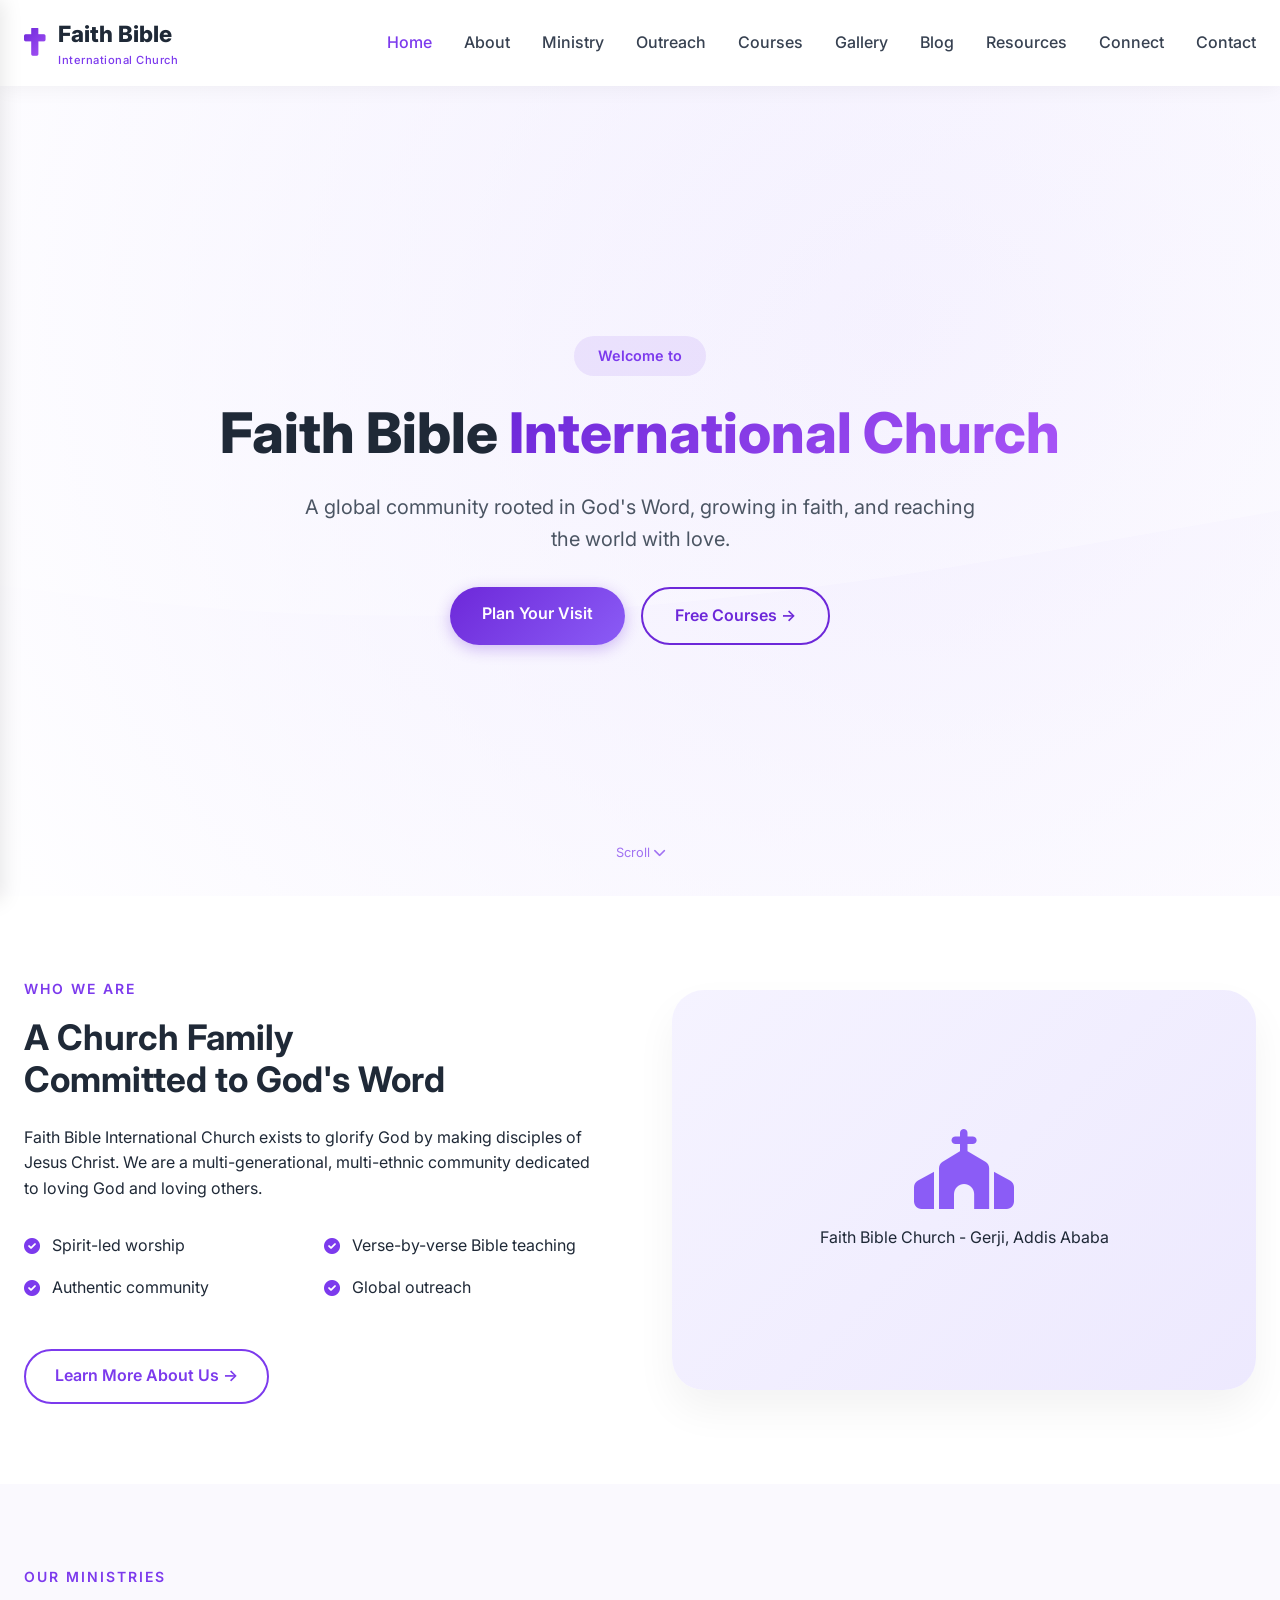
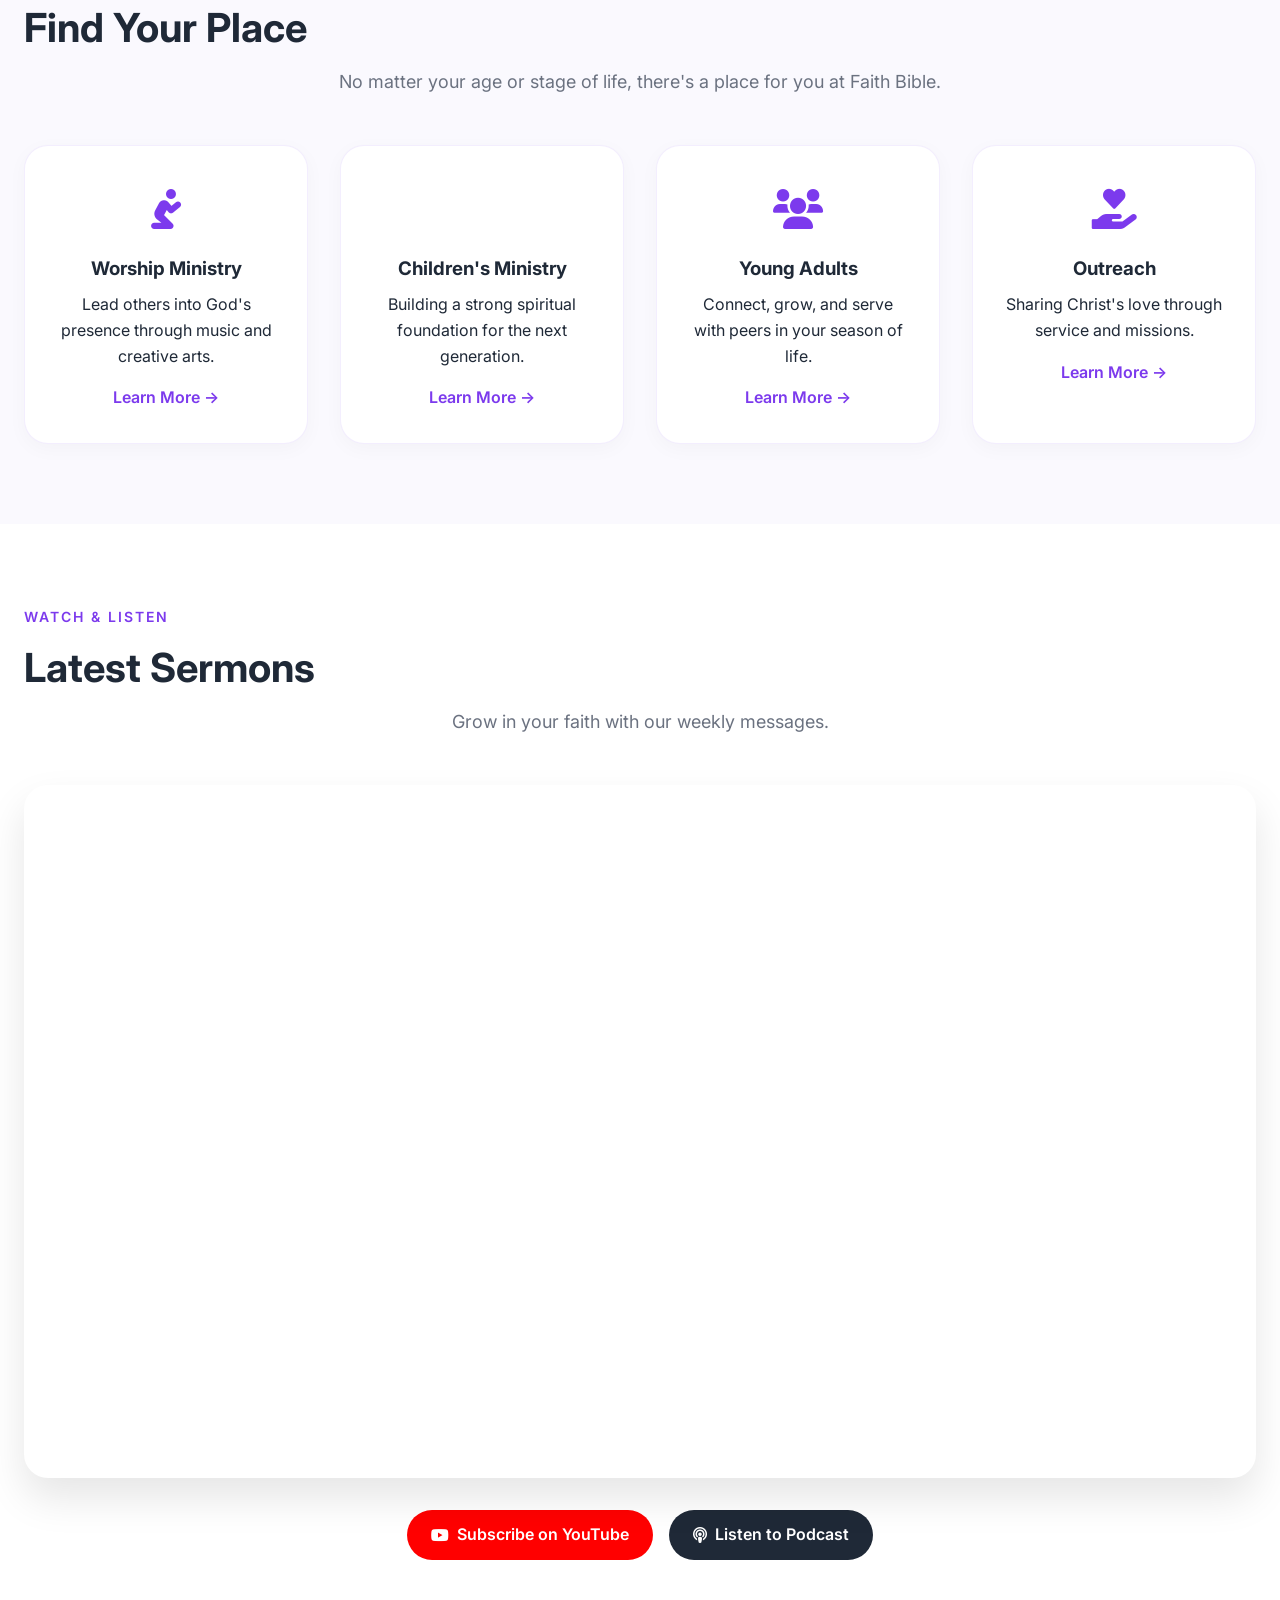
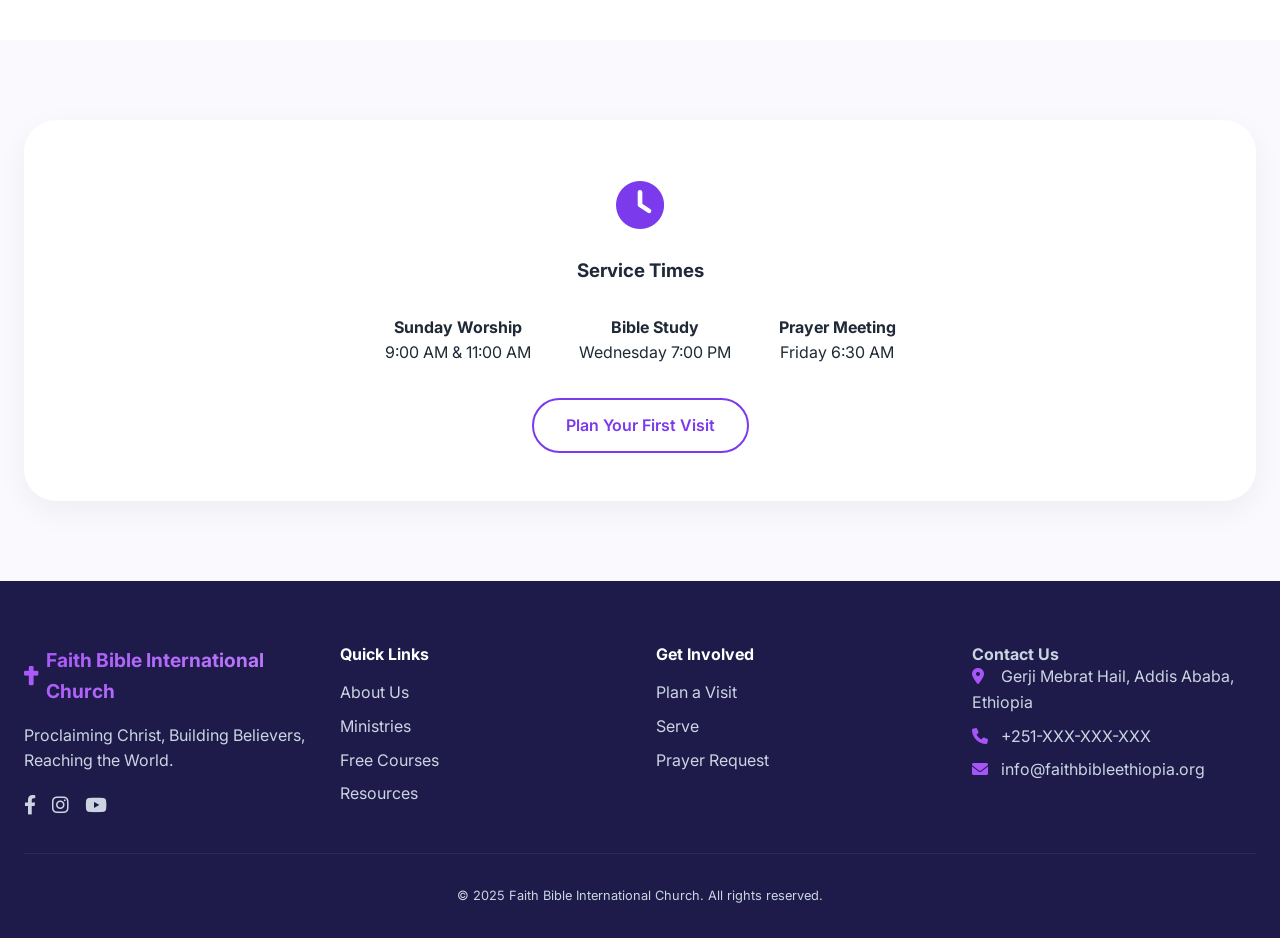
<file: index.html>
<!DOCTYPE html>
<html lang="en">
<head>
    <meta charset="UTF-8">
    <meta name="viewport" content="width=device-width, initial-scale=1.0, viewport-fit=cover">
    <title>Faith Bible International Church | Home</title>
    <link rel="stylesheet" href="styles.css">
    <link href="https://fonts.googleapis.com/css2?family=Inter:opsz,wght@14..32,300;14..32,400;14..32,500;14..32,600;14..32,700;14..32,800&display=swap" rel="stylesheet">
    <link rel="stylesheet" href="https://cdnjs.cloudflare.com/ajax/libs/font-awesome/6.0.0-beta3/css/all.min.css">
</head>
<body>

    <!-- Mobile Side Navigation -->
    <div id="mobile-overlay" class="mobile-overlay"></div>
    <div id="mobile-menu" class="mobile-menu">
        <div class="mobile-menu-header">
            <span class="mobile-logo">Faith Bible</span>
            <button id="close-menu-btn" class="close-menu">&times;</button>
        </div>
        <nav class="mobile-nav">
            <a href="index.html"><i class="fas fa-home"></i> Home</a>
            <a href="about.html"><i class="fas fa-church"></i> About</a>
            <a href="ministry.html"><i class="fas fa-hands-helping"></i> Ministry</a>
            <a href="outreach.html"><i class="fas fa-heart"></i> Outreach</a>
            <a href="courses.html"><i class="fas fa-graduation-cap"></i> Courses</a>
            <a href="gallery.html"><i class="fas fa-images"></i> Gallery</a>
            <a href="blog.html"><i class="fas fa-newspaper"></i> Blog</a>
            <a href="resources.html"><i class="fas fa-download"></i> Resources</a>
            <a href="connect.html"><i class="fas fa-envelope"></i> Connect</a>
            <a href="contact.html"><i class="fas fa-map-marker-alt"></i> Contact</a>
        </nav>
        <div class="mobile-footer"><p>© 2025 Faith Bible International Church</p></div>
    </div>

    <!-- Header -->
    <header class="header">
        <div class="container">
            <div class="header-inner">
                <div class="logo">
                    <i class="fas fa-cross"></i>
                    <div>
                        <span class="logo-title">Faith Bible</span>
                        <span class="logo-sub">International Church</span>
                    </div>
                </div>
                <nav class="desktop-nav">
                    <a href="index.html" class="active">Home</a>
                    <a href="about.html">About</a>
                    <a href="ministry.html">Ministry</a>
                    <a href="outreach.html">Outreach</a>
                    <a href="courses.html">Courses</a>
                    <a href="gallery.html">Gallery</a>
                    <a href="blog.html">Blog</a>
                    <a href="resources.html">Resources</a>
                    <a href="connect.html">Connect</a>
                    <a href="contact.html">Contact</a>
                </nav>
                <button id="menu-toggle" class="mobile-toggle"><i class="fas fa-bars"></i></button>
            </div>
        </div>
    </header>

    <!-- Hero Section -->
    <section class="hero">
        <div class="hero-bg"></div>
        <div class="hero-overlay"></div>
        <div class="hero-content">
            <div class="hero-badge animate-fade-up">Welcome to</div>
            <h1 class="hero-title animate-fade-up">Faith Bible <span class="highlight">International Church</span></h1>
            <p class="hero-subtitle animate-fade-up delay-1">A global community rooted in God's Word, growing in faith, and reaching the world with love.</p>
            <div class="hero-buttons animate-fade-up delay-2">
                <a href="connect.html" class="btn-primary">Plan Your Visit</a>
                <a href="courses.html" class="btn-outline">Free Courses →</a>
            </div>
        </div>
        <div class="hero-scroll">
            <span>Scroll</span>
            <i class="fas fa-chevron-down"></i>
        </div>
    </section>

    <!-- Welcome Section -->
    <section class="welcome">
        <div class="container">
            <div class="welcome-grid">
                <div class="welcome-content">
                    <span class="section-tag">Who We Are</span>
                    <h2 class="section-title">A Church Family <br>Committed to God's Word</h2>
                    <p>Faith Bible International Church exists to glorify God by making disciples of Jesus Christ. We are a multi-generational, multi-ethnic community dedicated to loving God and loving others.</p>
                    <div class="features-list">
                        <div><i class="fas fa-check-circle"></i> Spirit-led worship</div>
                        <div><i class="fas fa-check-circle"></i> Verse-by-verse Bible teaching</div>
                        <div><i class="fas fa-check-circle"></i> Authentic community</div>
                        <div><i class="fas fa-check-circle"></i> Global outreach</div>
                    </div>
                    <a href="about.html" class="btn-secondary">Learn More About Us →</a>
                </div>
                <div class="welcome-image">
                    <div class="image-placeholder">
                        <i class="fas fa-church"></i>
                        <span>Faith Bible Church - Gerji, Addis Ababa</span>
                    </div>
                </div>
            </div>
        </div>
    </section>

    <!-- Ministries Preview -->
    <section class="ministries-preview">
        <div class="container">
            <span class="section-tag">Our Ministries</span>
            <h2 class="section-title">Find Your Place</h2>
            <p class="section-subtitle">No matter your age or stage of life, there's a place for you at Faith Bible.</p>
            <div class="cards-grid">
                <div class="card">
                    <div class="card-icon"><i class="fas fa-pray"></i></div>
                    <h3>Worship Ministry</h3>
                    <p>Lead others into God's presence through music and creative arts.</p>
                    <a href="ministry.html" class="card-link">Learn More →</a>
                </div>
                <div class="card">
                    <div class="card-icon"><i class="fas fa-children"></i></div>
                    <h3>Children's Ministry</h3>
                    <p>Building a strong spiritual foundation for the next generation.</p>
                    <a href="ministry.html" class="card-link">Learn More →</a>
                </div>
                <div class="card">
                    <div class="card-icon"><i class="fas fa-users"></i></div>
                    <h3>Young Adults</h3>
                    <p>Connect, grow, and serve with peers in your season of life.</p>
                    <a href="ministry.html" class="card-link">Learn More →</a>
                </div>
                <div class="card">
                    <div class="card-icon"><i class="fas fa-hand-holding-heart"></i></div>
                    <h3>Outreach</h3>
                    <p>Sharing Christ's love through service and missions.</p>
                    <a href="outreach.html" class="card-link">Learn More →</a>
                </div>
            </div>
        </div>
    </section>

    <!-- YouTube Sermons Section -->
    <section class="sermons">
        <div class="container">
            <span class="section-tag">Watch & Listen</span>
            <h2 class="section-title">Latest Sermons</h2>
            <p class="section-subtitle">Grow in your faith with our weekly messages.</p>
            <div class="video-container">
                <iframe src="https://www.youtube.com/embed/7l9e2tW9R8c?si=placeholder" title="Latest Sermon" frameborder="0" allow="accelerometer; autoplay; clipboard-write; encrypted-media; gyroscope; picture-in-picture" allowfullscreen></iframe>
            </div>
            <div class="social-links">
                <a href="#" class="social-icon youtube"><i class="fab fa-youtube"></i> Subscribe on YouTube</a>
                <a href="#" class="social-icon podcast"><i class="fas fa-podcast"></i> Listen to Podcast</a>
            </div>
        </div>
    </section>

    <!-- Service Times -->
    <section class="service-times">
        <div class="container">
            <div class="times-card">
                <div class="times-icon"><i class="fas fa-clock"></i></div>
                <h3>Service Times</h3>
                <div class="times-grid">
                    <div><strong>Sunday Worship</strong><br>9:00 AM & 11:00 AM</div>
                    <div><strong>Bible Study</strong><br>Wednesday 7:00 PM</div>
                    <div><strong>Prayer Meeting</strong><br>Friday 6:30 AM</div>
                </div>
                <a href="connect.html" class="btn-outline-light">Plan Your First Visit</a>
            </div>
        </div>
    </section>

    <!-- Footer -->
    <footer class="footer">
        <div class="container">
            <div class="footer-grid">
                <div class="footer-about">
                    <div class="footer-logo"><i class="fas fa-cross"></i><span>Faith Bible International Church</span></div>
                    <p>Proclaiming Christ, Building Believers, Reaching the World.</p>
                    <div class="footer-social">
                        <a href="#"><i class="fab fa-facebook-f"></i></a>
                        <a href="#"><i class="fab fa-instagram"></i></a>
                        <a href="#"><i class="fab fa-youtube"></i></a>
                    </div>
                </div>
                <div class="footer-links">
                    <h4>Quick Links</h4>
                    <ul>
                        <li><a href="about.html">About Us</a></li>
                        <li><a href="ministry.html">Ministries</a></li>
                        <li><a href="courses.html">Free Courses</a></li>
                        <li><a href="resources.html">Resources</a></li>
                    </ul>
                </div>
                <div class="footer-links">
                    <h4>Get Involved</h4>
                    <ul>
                        <li><a href="connect.html">Plan a Visit</a></li>
                        <li><a href="outreach.html">Serve</a></li>
                        <li><a href="connect.html">Prayer Request</a></li>
                    </ul>
                </div>
                <div class="footer-contact">
                    <h4>Contact Us</h4>
                    <p><i class="fas fa-map-marker-alt"></i> Gerji Mebrat Hail, Addis Ababa, Ethiopia</p>
                    <p><i class="fas fa-phone"></i> +251-XXX-XXX-XXX</p>
                    <p><i class="fas fa-envelope"></i> info@faithbibleethiopia.org</p>
                </div>
            </div>
            <div class="footer-bottom"><p>&copy; 2025 Faith Bible International Church. All rights reserved.</p></div>
        </div>
    </footer>

    <script src="script.js"></script>
</body>
</html>
</file>
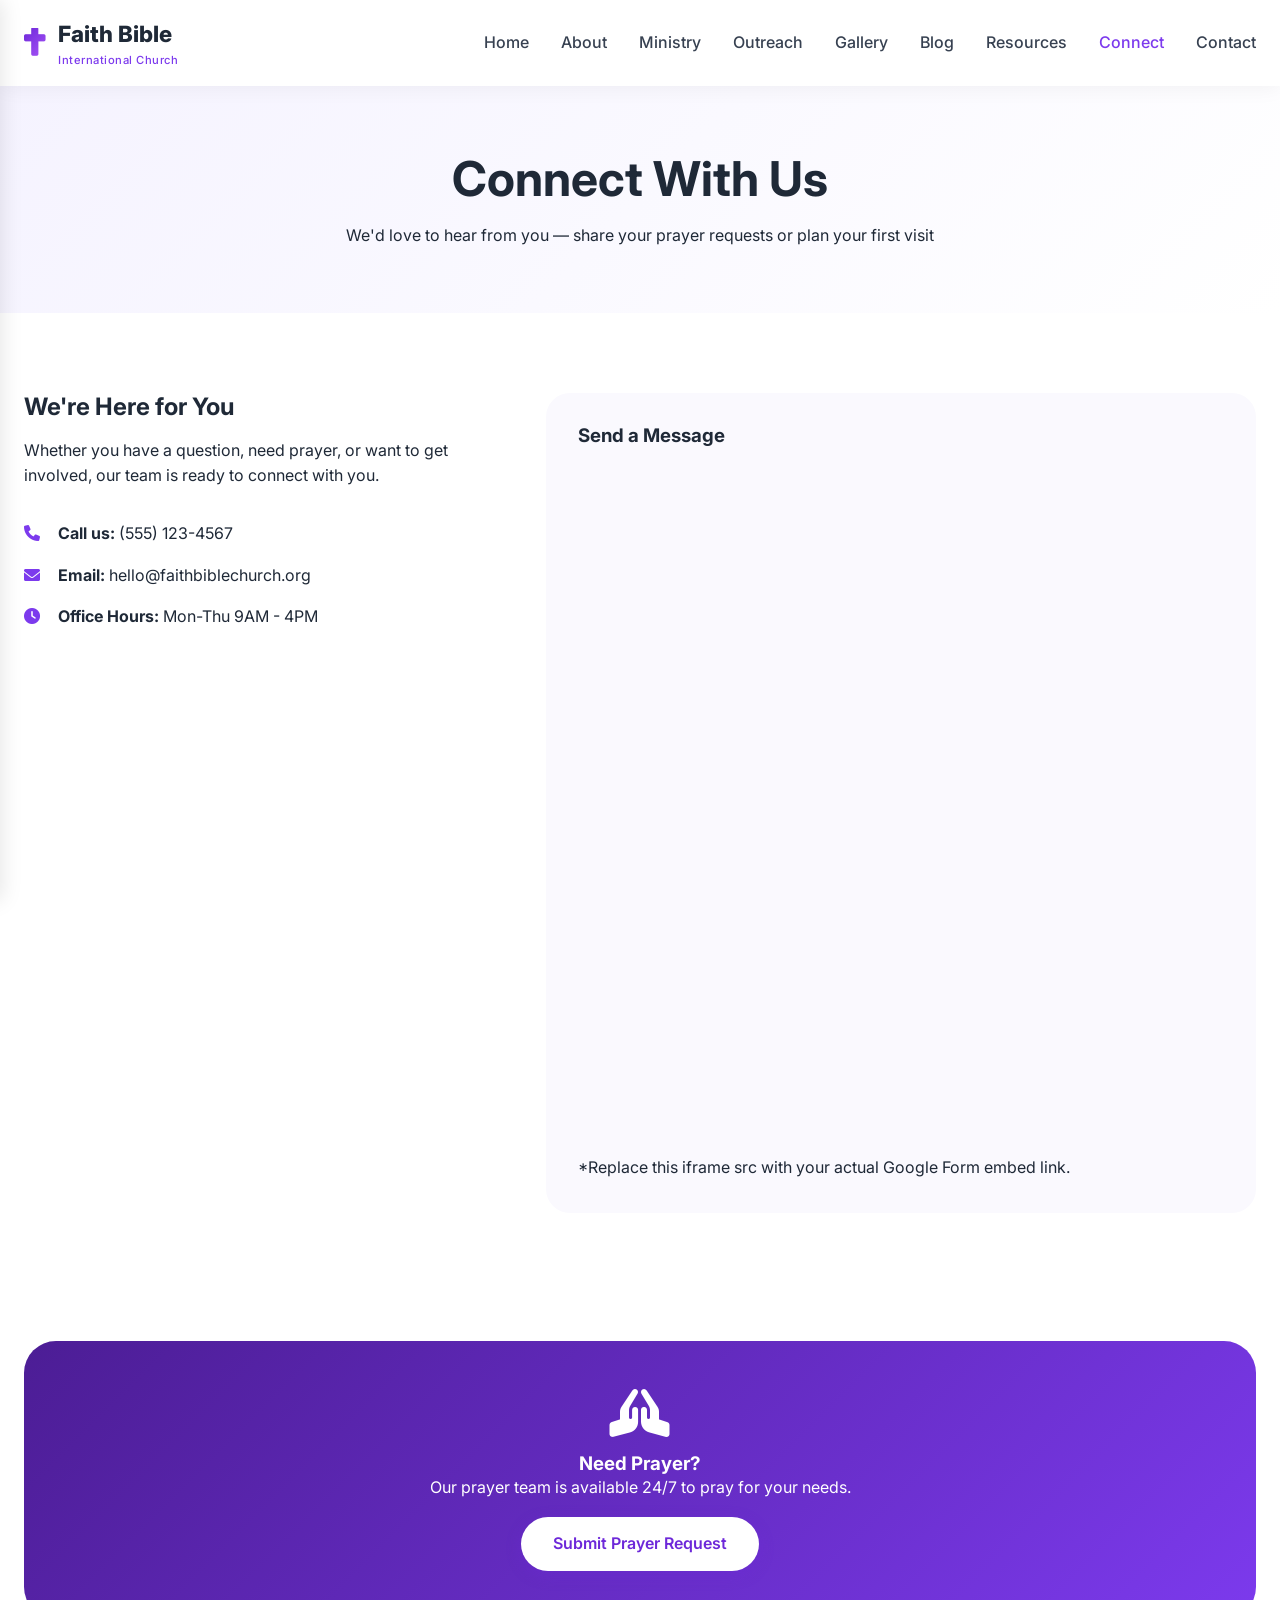
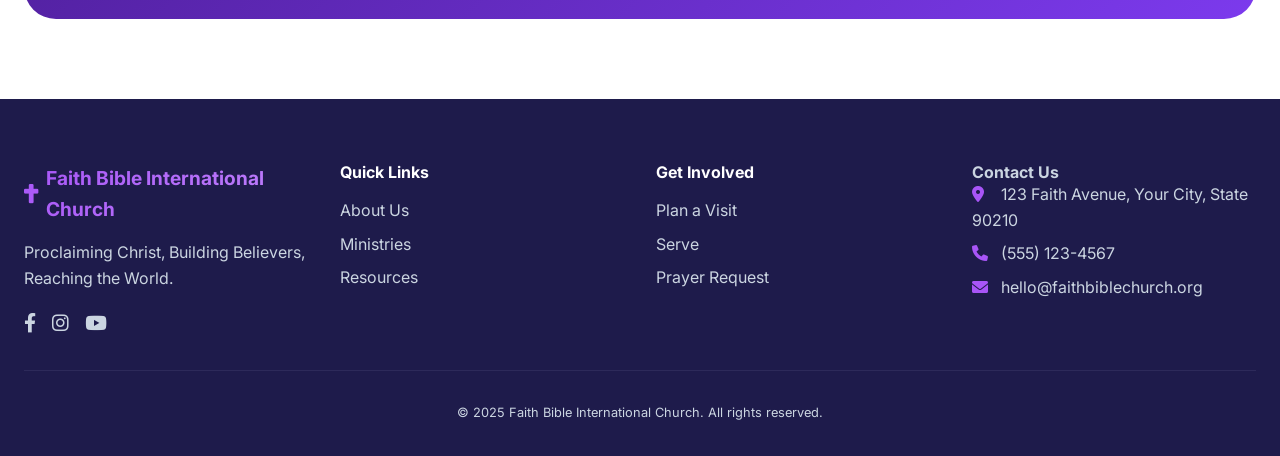
<file: connect.html>
<!DOCTYPE html>
<html lang="en">
<head>
    <meta charset="UTF-8">
    <meta name="viewport" content="width=device-width, initial-scale=1.0">
    <title>Connect | Faith Bible International Church</title>
    <link rel="stylesheet" href="styles.css">
    <link href="https://fonts.googleapis.com/css2?family=Inter:wght@300;400;500;600;700;800&display=swap" rel="stylesheet">
    <link rel="stylesheet" href="https://cdnjs.cloudflare.com/ajax/libs/font-awesome/6.0.0-beta3/css/all.min.css">
</head>
<body>

    <div id="mobile-overlay" class="mobile-overlay"></div>
    <div id="mobile-menu" class="mobile-menu">
        <div class="mobile-menu-header"><span class="mobile-logo">Faith Bible</span><button id="close-menu-btn" class="close-menu">&times;</button></div>
        <nav class="mobile-nav">
            <a href="index.html"><i class="fas fa-home"></i> Home</a>
            <a href="about.html"><i class="fas fa-church"></i> About</a>
            <a href="ministry.html"><i class="fas fa-hands-helping"></i> Ministry</a>
            <a href="outreach.html"><i class="fas fa-heart"></i> Outreach</a>
            <a href="gallery.html"><i class="fas fa-images"></i> Gallery</a>
            <a href="blog.html"><i class="fas fa-newspaper"></i> Blog</a>
            <a href="resources.html"><i class="fas fa-download"></i> Resources</a>
            <a href="connect.html" class="active"><i class="fas fa-envelope"></i> Connect</a>
            <a href="contact.html"><i class="fas fa-map-marker-alt"></i> Contact</a>
        </nav>
        <div class="mobile-footer"><p>© 2025 Faith Bible International Church</p></div>
    </div>

    <header class="header">
        <div class="container">
            <div class="header-inner">
                <div class="logo"><i class="fas fa-cross"></i><div><span class="logo-title">Faith Bible</span><span class="logo-sub">International Church</span></div></div>
                <nav class="desktop-nav">
                    <a href="index.html">Home</a><a href="about.html">About</a><a href="ministry.html">Ministry</a><a href="outreach.html">Outreach</a><a href="gallery.html">Gallery</a><a href="blog.html">Blog</a><a href="resources.html">Resources</a><a href="connect.html" class="active">Connect</a><a href="contact.html">Contact</a>
                </nav>
                <button id="menu-toggle" class="mobile-toggle"><i class="fas fa-bars"></i></button>
            </div>
        </div>
    </header>

    <section class="page-hero">
        <div class="container">
            <h1>Connect With Us</h1>
            <p>We'd love to hear from you — share your prayer requests or plan your first visit</p>
        </div>
    </section>

    <section class="connect-section">
        <div class="container">
            <div class="connect-grid">
                <div class="connect-info">
                    <h2>We're Here for You</h2>
                    <p>Whether you have a question, need prayer, or want to get involved, our team is ready to connect with you.</p>
                    <div class="connect-details">
                        <div><i class="fas fa-phone"></i> <strong>Call us:</strong> (555) 123-4567</div>
                        <div><i class="fas fa-envelope"></i> <strong>Email:</strong> hello@faithbiblechurch.org</div>
                        <div><i class="fas fa-clock"></i> <strong>Office Hours:</strong> Mon-Thu 9AM - 4PM</div>
                    </div>
                </div>
                <div class="connect-form">
                    <h3>Send a Message</h3>
                    <!-- Google Forms Embed - Replace YOUR_FORM_ID with your actual Google Form ID -->
                    <iframe src="https://docs.google.com/forms/d/e/1FAIpQLSdummyExample/viewform?embedded=true" width="100%" height="700" frameborder="0" marginheight="0" marginwidth="0">Loading form...</iframe>
                    <p class="form-note">*Replace this iframe src with your actual Google Form embed link.</p>
                </div>
            </div>
        </div>
    </section>

    <section class="prayer-section">
        <div class="container">
            <div class="prayer-card">
                <i class="fas fa-praying-hands"></i>
                <h3>Need Prayer?</h3>
                <p>Our prayer team is available 24/7 to pray for your needs.</p>
                <a href="#" class="btn-primary">Submit Prayer Request</a>
            </div>
        </div>
    </section>

    <footer class="footer">
        <div class="container">
            <div class="footer-grid">
                <div class="footer-about"><div class="footer-logo"><i class="fas fa-cross"></i><span>Faith Bible International Church</span></div><p>Proclaiming Christ, Building Believers, Reaching the World.</p><div class="footer-social"><a href="#"><i class="fab fa-facebook-f"></i></a><a href="#"><i class="fab fa-instagram"></i></a><a href="#"><i class="fab fa-youtube"></i></a></div></div>
                <div class="footer-links"><h4>Quick Links</h4><ul><li><a href="about.html">About Us</a></li><li><a href="ministry.html">Ministries</a></li><li><a href="resources.html">Resources</a></li></ul></div>
                <div class="footer-links"><h4>Get Involved</h4><ul><li><a href="connect.html">Plan a Visit</a></li><li><a href="outreach.html">Serve</a></li><li><a href="connect.html">Prayer Request</a></li></ul></div>
                <div class="footer-contact"><h4>Contact Us</h4><p><i class="fas fa-map-marker-alt"></i> 123 Faith Avenue, Your City, State 90210</p><p><i class="fas fa-phone"></i> (555) 123-4567</p><p><i class="fas fa-envelope"></i> hello@faithbiblechurch.org</p></div>
            </div>
            <div class="footer-bottom"><p>&copy; 2025 Faith Bible International Church. All rights reserved.</p></div>
        </div>
    </footer>

    <script src="script.js"></script>
</body>
</html>
</file>
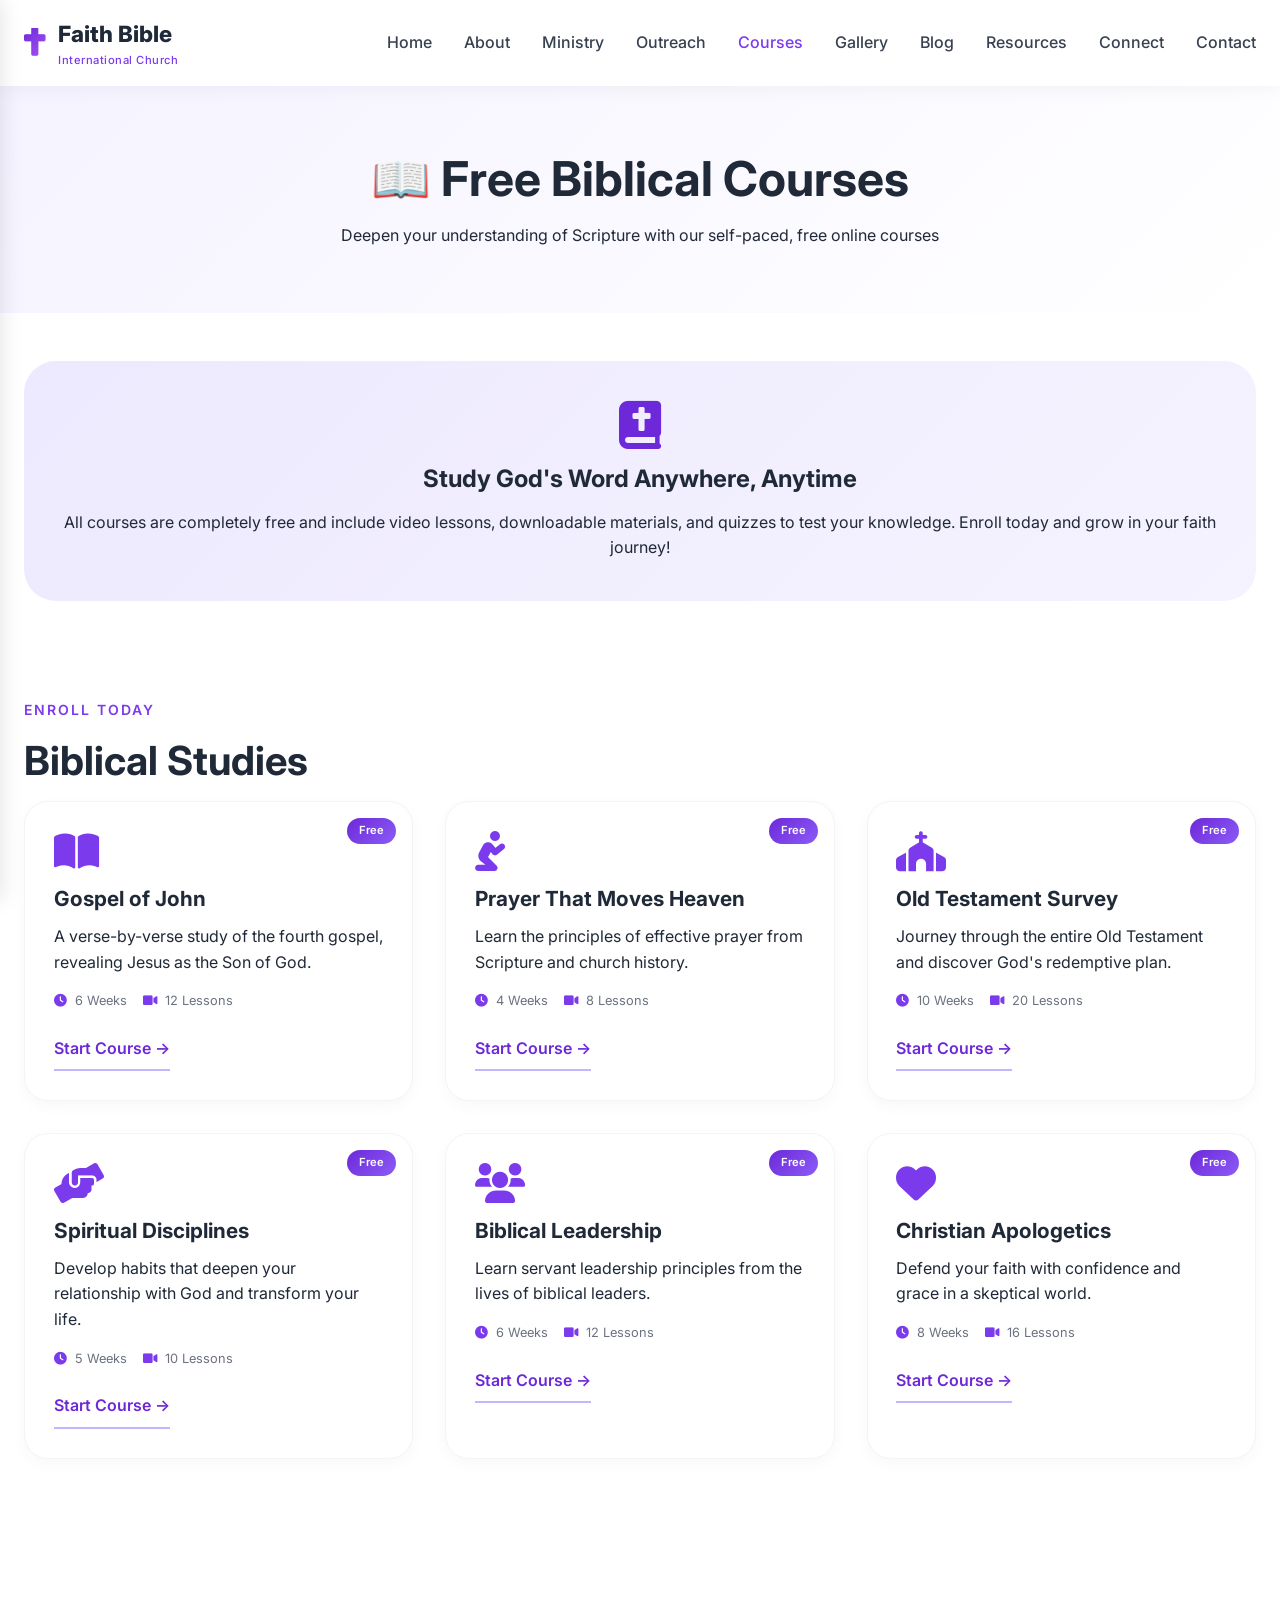
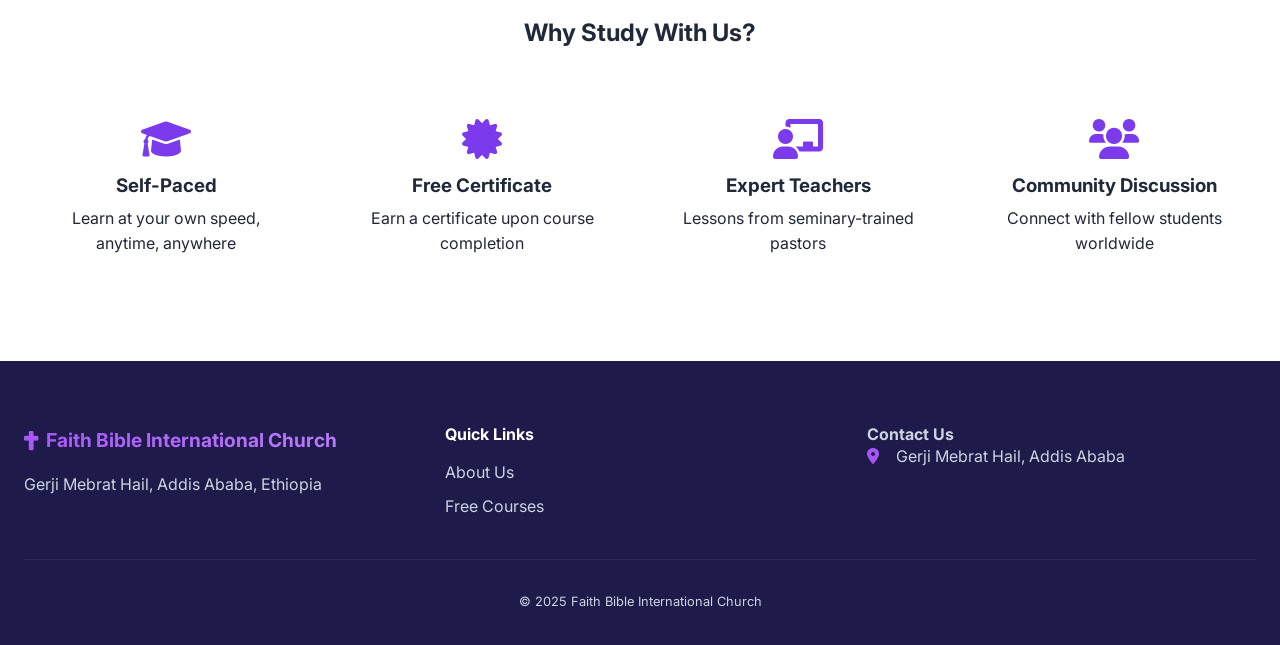
<file: courses.html>
<!DOCTYPE html>
<html lang="en">
<head>
    <meta charset="UTF-8">
    <meta name="viewport" content="width=device-width, initial-scale=1.0">
    <title>Free Biblical Courses | Faith Bible International Church</title>
    <link rel="stylesheet" href="styles.css">
    <link href="https://fonts.googleapis.com/css2?family=Inter:opsz,wght@14..32,300;14..32,400;14..32,500;14..32,600;14..32,700;14..32,800&display=swap" rel="stylesheet">
    <link rel="stylesheet" href="https://cdnjs.cloudflare.com/ajax/libs/font-awesome/6.0.0-beta3/css/all.min.css">
</head>
<body>

    <!-- Mobile Side Navigation -->
    <div id="mobile-overlay" class="mobile-overlay"></div>
    <div id="mobile-menu" class="mobile-menu">
        <div class="mobile-menu-header">
            <span class="mobile-logo">Faith Bible</span>
            <button id="close-menu-btn" class="close-menu">&times;</button>
        </div>
        <nav class="mobile-nav">
            <a href="index.html"><i class="fas fa-home"></i> Home</a>
            <a href="about.html"><i class="fas fa-church"></i> About</a>
            <a href="ministry.html"><i class="fas fa-hands-helping"></i> Ministry</a>
            <a href="outreach.html"><i class="fas fa-heart"></i> Outreach</a>
            <a href="courses.html"><i class="fas fa-graduation-cap"></i> Courses</a>
            <a href="gallery.html"><i class="fas fa-images"></i> Gallery</a>
            <a href="blog.html"><i class="fas fa-newspaper"></i> Blog</a>
            <a href="resources.html"><i class="fas fa-download"></i> Resources</a>
            <a href="connect.html"><i class="fas fa-envelope"></i> Connect</a>
            <a href="contact.html"><i class="fas fa-map-marker-alt"></i> Contact</a>
        </nav>
        <div class="mobile-footer"><p>© 2025 Faith Bible International Church</p></div>
    </div>

    <!-- Header -->
    <header class="header">
        <div class="container">
            <div class="header-inner">
                <div class="logo">
                    <i class="fas fa-cross"></i>
                    <div>
                        <span class="logo-title">Faith Bible</span>
                        <span class="logo-sub">International Church</span>
                    </div>
                </div>
                <nav class="desktop-nav">
                    <a href="index.html">Home</a>
                    <a href="about.html">About</a>
                    <a href="ministry.html">Ministry</a>
                    <a href="outreach.html">Outreach</a>
                    <a href="courses.html" class="active">Courses</a>
                    <a href="gallery.html">Gallery</a>
                    <a href="blog.html">Blog</a>
                    <a href="resources.html">Resources</a>
                    <a href="connect.html">Connect</a>
                    <a href="contact.html">Contact</a>
                </nav>
                <button id="menu-toggle" class="mobile-toggle"><i class="fas fa-bars"></i></button>
            </div>
        </div>
    </header>

    <!-- Page Hero -->
    <section class="page-hero">
        <div class="container">
            <h1>📖 Free Biblical Courses</h1>
            <p>Deepen your understanding of Scripture with our self-paced, free online courses</p>
        </div>
    </section>

    <!-- Courses Intro -->
    <section class="courses-intro">
        <div class="container">
            <div class="intro-card">
                <i class="fas fa-bible"></i>
                <h2>Study God's Word Anywhere, Anytime</h2>
                <p>All courses are completely free and include video lessons, downloadable materials, and quizzes to test your knowledge. Enroll today and grow in your faith journey!</p>
            </div>
        </div>
    </section>

    <!-- All Courses Grid -->
    <section class="featured-courses">
        <div class="container">
            <span class="section-tag">Enroll Today</span>
            <h2 class="section-title">Biblical Studies</h2>
            <div class="courses-grid">
                <div class="course-card">
                    <div class="course-badge">Free</div>
                    <i class="fas fa-book-open course-icon"></i>
                    <h3>Gospel of John</h3>
                    <p>A verse-by-verse study of the fourth gospel, revealing Jesus as the Son of God.</p>
                    <div class="course-meta">
                        <span><i class="fas fa-clock"></i> 6 Weeks</span>
                        <span><i class="fas fa-video"></i> 12 Lessons</span>
                    </div>
                    <a href="#" class="btn-course">Start Course →</a>
                </div>

                <div class="course-card">
                    <div class="course-badge">Free</div>
                    <i class="fas fa-pray course-icon"></i>
                    <h3>Prayer That Moves Heaven</h3>
                    <p>Learn the principles of effective prayer from Scripture and church history.</p>
                    <div class="course-meta">
                        <span><i class="fas fa-clock"></i> 4 Weeks</span>
                        <span><i class="fas fa-video"></i> 8 Lessons</span>
                    </div>
                    <a href="#" class="btn-course">Start Course →</a>
                </div>

                <div class="course-card">
                    <div class="course-badge">Free</div>
                    <i class="fas fa-church course-icon"></i>
                    <h3>Old Testament Survey</h3>
                    <p>Journey through the entire Old Testament and discover God's redemptive plan.</p>
                    <div class="course-meta">
                        <span><i class="fas fa-clock"></i> 10 Weeks</span>
                        <span><i class="fas fa-video"></i> 20 Lessons</span>
                    </div>
                    <a href="#" class="btn-course">Start Course →</a>
                </div>

                <div class="course-card">
                    <div class="course-badge">Free</div>
                    <i class="fas fa-hands-helping course-icon"></i>
                    <h3>Spiritual Disciplines</h3>
                    <p>Develop habits that deepen your relationship with God and transform your life.</p>
                    <div class="course-meta">
                        <span><i class="fas fa-clock"></i> 5 Weeks</span>
                        <span><i class="fas fa-video"></i> 10 Lessons</span>
                    </div>
                    <a href="#" class="btn-course">Start Course →</a>
                </div>

                <div class="course-card">
                    <div class="course-badge">Free</div>
                    <i class="fas fa-users course-icon"></i>
                    <h3>Biblical Leadership</h3>
                    <p>Learn servant leadership principles from the lives of biblical leaders.</p>
                    <div class="course-meta">
                        <span><i class="fas fa-clock"></i> 6 Weeks</span>
                        <span><i class="fas fa-video"></i> 12 Lessons</span>
                    </div>
                    <a href="#" class="btn-course">Start Course →</a>
                </div>

                <div class="course-card">
                    <div class="course-badge">Free</div>
                    <i class="fas fa-heart course-icon"></i>
                    <h3>Christian Apologetics</h3>
                    <p>Defend your faith with confidence and grace in a skeptical world.</p>
                    <div class="course-meta">
                        <span><i class="fas fa-clock"></i> 8 Weeks</span>
                        <span><i class="fas fa-video"></i> 16 Lessons</span>
                    </div>
                    <a href="#" class="btn-course">Start Course →</a>
                </div>
            </div>
        </div>
    </section>

    <!-- Why Take Our Courses -->
    <section class="why-courses">
        <div class="container">
            <h2>Why Study With Us?</h2>
            <div class="benefits-grid">
                <div class="benefit">
                    <i class="fas fa-graduation-cap"></i>
                    <h3>Self-Paced</h3>
                    <p>Learn at your own speed, anytime, anywhere</p>
                </div>
                <div class="benefit">
                    <i class="fas fa-certificate"></i>
                    <h3>Free Certificate</h3>
                    <p>Earn a certificate upon course completion</p>
                </div>
                <div class="benefit">
                    <i class="fas fa-chalkboard-teacher"></i>
                    <h3>Expert Teachers</h3>
                    <p>Lessons from seminary-trained pastors</p>
                </div>
                <div class="benefit">
                    <i class="fas fa-users"></i>
                    <h3>Community Discussion</h3>
                    <p>Connect with fellow students worldwide</p>
                </div>
            </div>
        </div>
    </section>

    <!-- Footer -->
    <footer class="footer">
        <div class="container">
            <div class="footer-grid">
                <div class="footer-about">
                    <div class="footer-logo"><i class="fas fa-cross"></i><span>Faith Bible International Church</span></div>
                    <p>Gerji Mebrat Hail, Addis Ababa, Ethiopia</p>
                </div>
                <div class="footer-links">
                    <h4>Quick Links</h4>
                    <ul>
                        <li><a href="about.html">About Us</a></li>
                        <li><a href="courses.html">Free Courses</a></li>
                    </ul>
                </div>
                <div class="footer-contact">
                    <h4>Contact Us</h4>
                    <p><i class="fas fa-map-marker-alt"></i> Gerji Mebrat Hail, Addis Ababa</p>
                </div>
            </div>
            <div class="footer-bottom"><p>&copy; 2025 Faith Bible International Church</p></div>
        </div>
    </footer>

    <script src="script.js"></script>
</body>
</html>
</file>
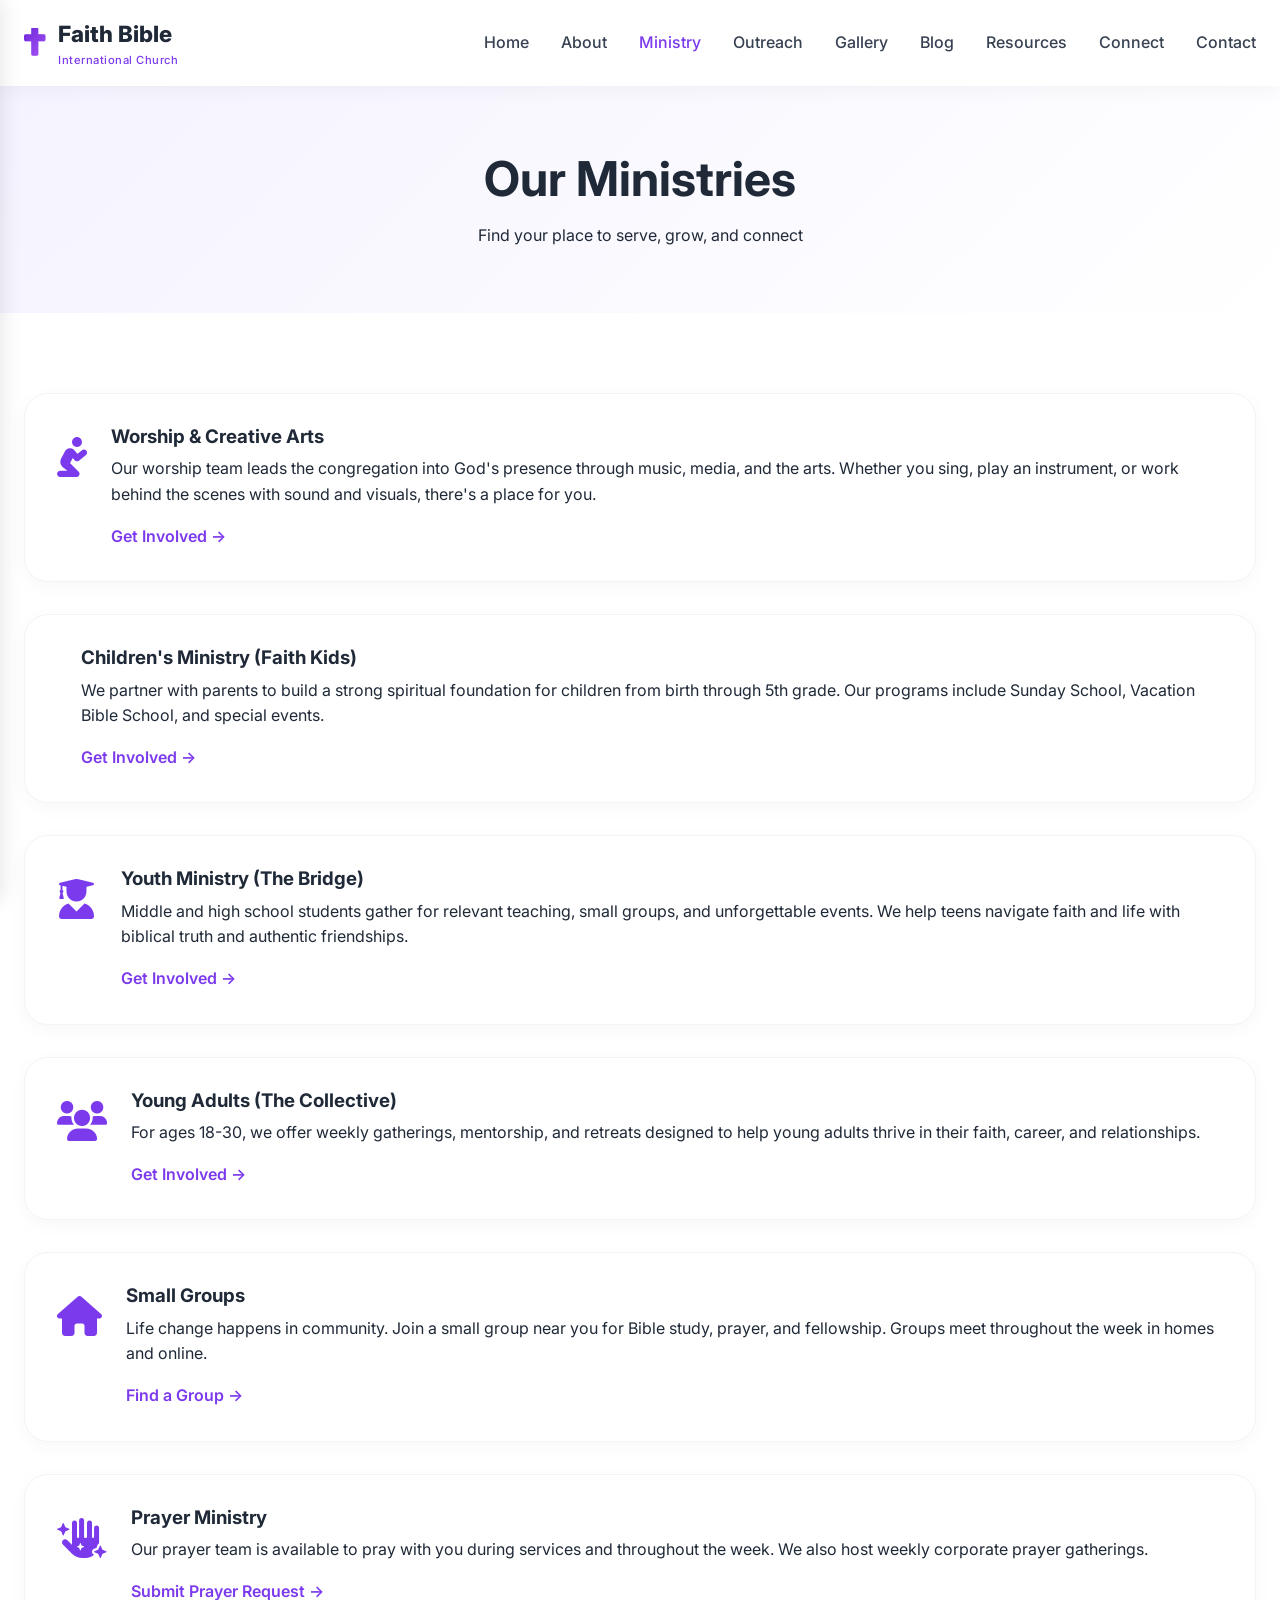
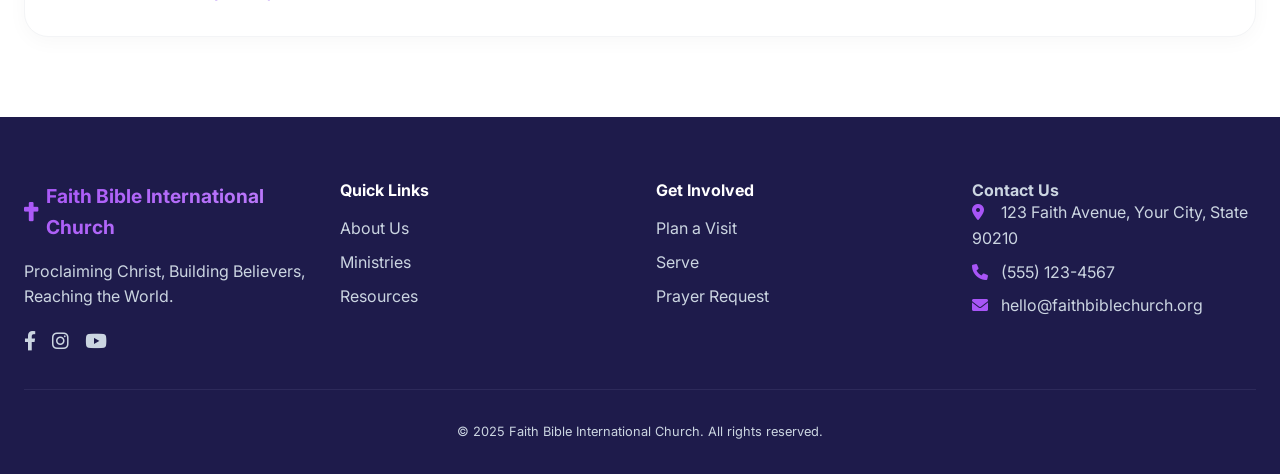
<file: ministry.html>
<!DOCTYPE html>
<html lang="en">
<head>
    <meta charset="UTF-8">
    <meta name="viewport" content="width=device-width, initial-scale=1.0">
    <title>Ministries | Faith Bible International Church</title>
    <link rel="stylesheet" href="styles.css">
    <link href="https://fonts.googleapis.com/css2?family=Inter:wght@300;400;500;600;700;800&display=swap" rel="stylesheet">
    <link rel="stylesheet" href="https://cdnjs.cloudflare.com/ajax/libs/font-awesome/6.0.0-beta3/css/all.min.css">
</head>
<body>

    <div id="mobile-overlay" class="mobile-overlay"></div>
    <div id="mobile-menu" class="mobile-menu">
        <div class="mobile-menu-header"><span class="mobile-logo">Faith Bible</span><button id="close-menu-btn" class="close-menu">&times;</button></div>
        <nav class="mobile-nav">
            <a href="index.html"><i class="fas fa-home"></i> Home</a>
            <a href="about.html"><i class="fas fa-church"></i> About</a>
            <a href="ministry.html"><i class="fas fa-hands-helping"></i> Ministry</a>
            <a href="outreach.html"><i class="fas fa-heart"></i> Outreach</a>
            <a href="gallery.html"><i class="fas fa-images"></i> Gallery</a>
            <a href="blog.html"><i class="fas fa-newspaper"></i> Blog</a>
            <a href="resources.html"><i class="fas fa-download"></i> Resources</a>
            <a href="connect.html"><i class="fas fa-envelope"></i> Connect</a>
            <a href="contact.html"><i class="fas fa-map-marker-alt"></i> Contact</a>
        </nav>
        <div class="mobile-footer"><p>© 2025 Faith Bible International Church</p></div>
    </div>

    <header class="header">
        <div class="container">
            <div class="header-inner">
                <div class="logo"><i class="fas fa-cross"></i><div><span class="logo-title">Faith Bible</span><span class="logo-sub">International Church</span></div></div>
                <nav class="desktop-nav">
                    <a href="index.html">Home</a><a href="about.html">About</a><a href="ministry.html" class="active">Ministry</a><a href="outreach.html">Outreach</a><a href="gallery.html">Gallery</a><a href="blog.html">Blog</a><a href="resources.html">Resources</a><a href="connect.html">Connect</a><a href="contact.html">Contact</a>
                </nav>
                <button id="menu-toggle" class="mobile-toggle"><i class="fas fa-bars"></i></button>
            </div>
        </div>
    </header>

    <section class="page-hero">
        <div class="container">
            <h1>Our Ministries</h1>
            <p>Find your place to serve, grow, and connect</p>
        </div>
    </section>

    <section class="ministries-full">
        <div class="container">
            <div class="ministry-detailed">
                <div class="ministry-item">
                    <div class="ministry-icon"><i class="fas fa-pray"></i></div>
                    <div class="ministry-info">
                        <h3>Worship & Creative Arts</h3>
                        <p>Our worship team leads the congregation into God's presence through music, media, and the arts. Whether you sing, play an instrument, or work behind the scenes with sound and visuals, there's a place for you.</p>
                        <a href="connect.html" class="btn-small">Get Involved →</a>
                    </div>
                </div>
                <div class="ministry-item">
                    <div class="ministry-icon"><i class="fas fa-children"></i></div>
                    <div class="ministry-info">
                        <h3>Children's Ministry (Faith Kids)</h3>
                        <p>We partner with parents to build a strong spiritual foundation for children from birth through 5th grade. Our programs include Sunday School, Vacation Bible School, and special events.</p>
                        <a href="connect.html" class="btn-small">Get Involved →</a>
                    </div>
                </div>
                <div class="ministry-item">
                    <div class="ministry-icon"><i class="fas fa-user-graduate"></i></div>
                    <div class="ministry-info">
                        <h3>Youth Ministry (The Bridge)</h3>
                        <p>Middle and high school students gather for relevant teaching, small groups, and unforgettable events. We help teens navigate faith and life with biblical truth and authentic friendships.</p>
                        <a href="connect.html" class="btn-small">Get Involved →</a>
                    </div>
                </div>
                <div class="ministry-item">
                    <div class="ministry-icon"><i class="fas fa-users"></i></div>
                    <div class="ministry-info">
                        <h3>Young Adults (The Collective)</h3>
                        <p>For ages 18-30, we offer weekly gatherings, mentorship, and retreats designed to help young adults thrive in their faith, career, and relationships.</p>
                        <a href="connect.html" class="btn-small">Get Involved →</a>
                    </div>
                </div>
                <div class="ministry-item">
                    <div class="ministry-icon"><i class="fas fa-home"></i></div>
                    <div class="ministry-info">
                        <h3>Small Groups</h3>
                        <p>Life change happens in community. Join a small group near you for Bible study, prayer, and fellowship. Groups meet throughout the week in homes and online.</p>
                        <a href="connect.html" class="btn-small">Find a Group →</a>
                    </div>
                </div>
                <div class="ministry-item">
                    <div class="ministry-icon"><i class="fas fa-hand-sparkles"></i></div>
                    <div class="ministry-info">
                        <h3>Prayer Ministry</h3>
                        <p>Our prayer team is available to pray with you during services and throughout the week. We also host weekly corporate prayer gatherings.</p>
                        <a href="connect.html" class="btn-small">Submit Prayer Request →</a>
                    </div>
                </div>
            </div>
        </div>
    </section>

    <footer class="footer">
        <div class="container">
            <div class="footer-grid">
                <div class="footer-about"><div class="footer-logo"><i class="fas fa-cross"></i><span>Faith Bible International Church</span></div><p>Proclaiming Christ, Building Believers, Reaching the World.</p><div class="footer-social"><a href="#"><i class="fab fa-facebook-f"></i></a><a href="#"><i class="fab fa-instagram"></i></a><a href="#"><i class="fab fa-youtube"></i></a></div></div>
                <div class="footer-links"><h4>Quick Links</h4><ul><li><a href="about.html">About Us</a></li><li><a href="ministry.html">Ministries</a></li><li><a href="resources.html">Resources</a></li></ul></div>
                <div class="footer-links"><h4>Get Involved</h4><ul><li><a href="connect.html">Plan a Visit</a></li><li><a href="outreach.html">Serve</a></li><li><a href="connect.html">Prayer Request</a></li></ul></div>
                <div class="footer-contact"><h4>Contact Us</h4><p><i class="fas fa-map-marker-alt"></i> 123 Faith Avenue, Your City, State 90210</p><p><i class="fas fa-phone"></i> (555) 123-4567</p><p><i class="fas fa-envelope"></i> hello@faithbiblechurch.org</p></div>
            </div>
            <div class="footer-bottom"><p>&copy; 2025 Faith Bible International Church. All rights reserved.</p></div>
        </div>
    </footer>

    <script src="script.js"></script>
</body>
</html>
</file>
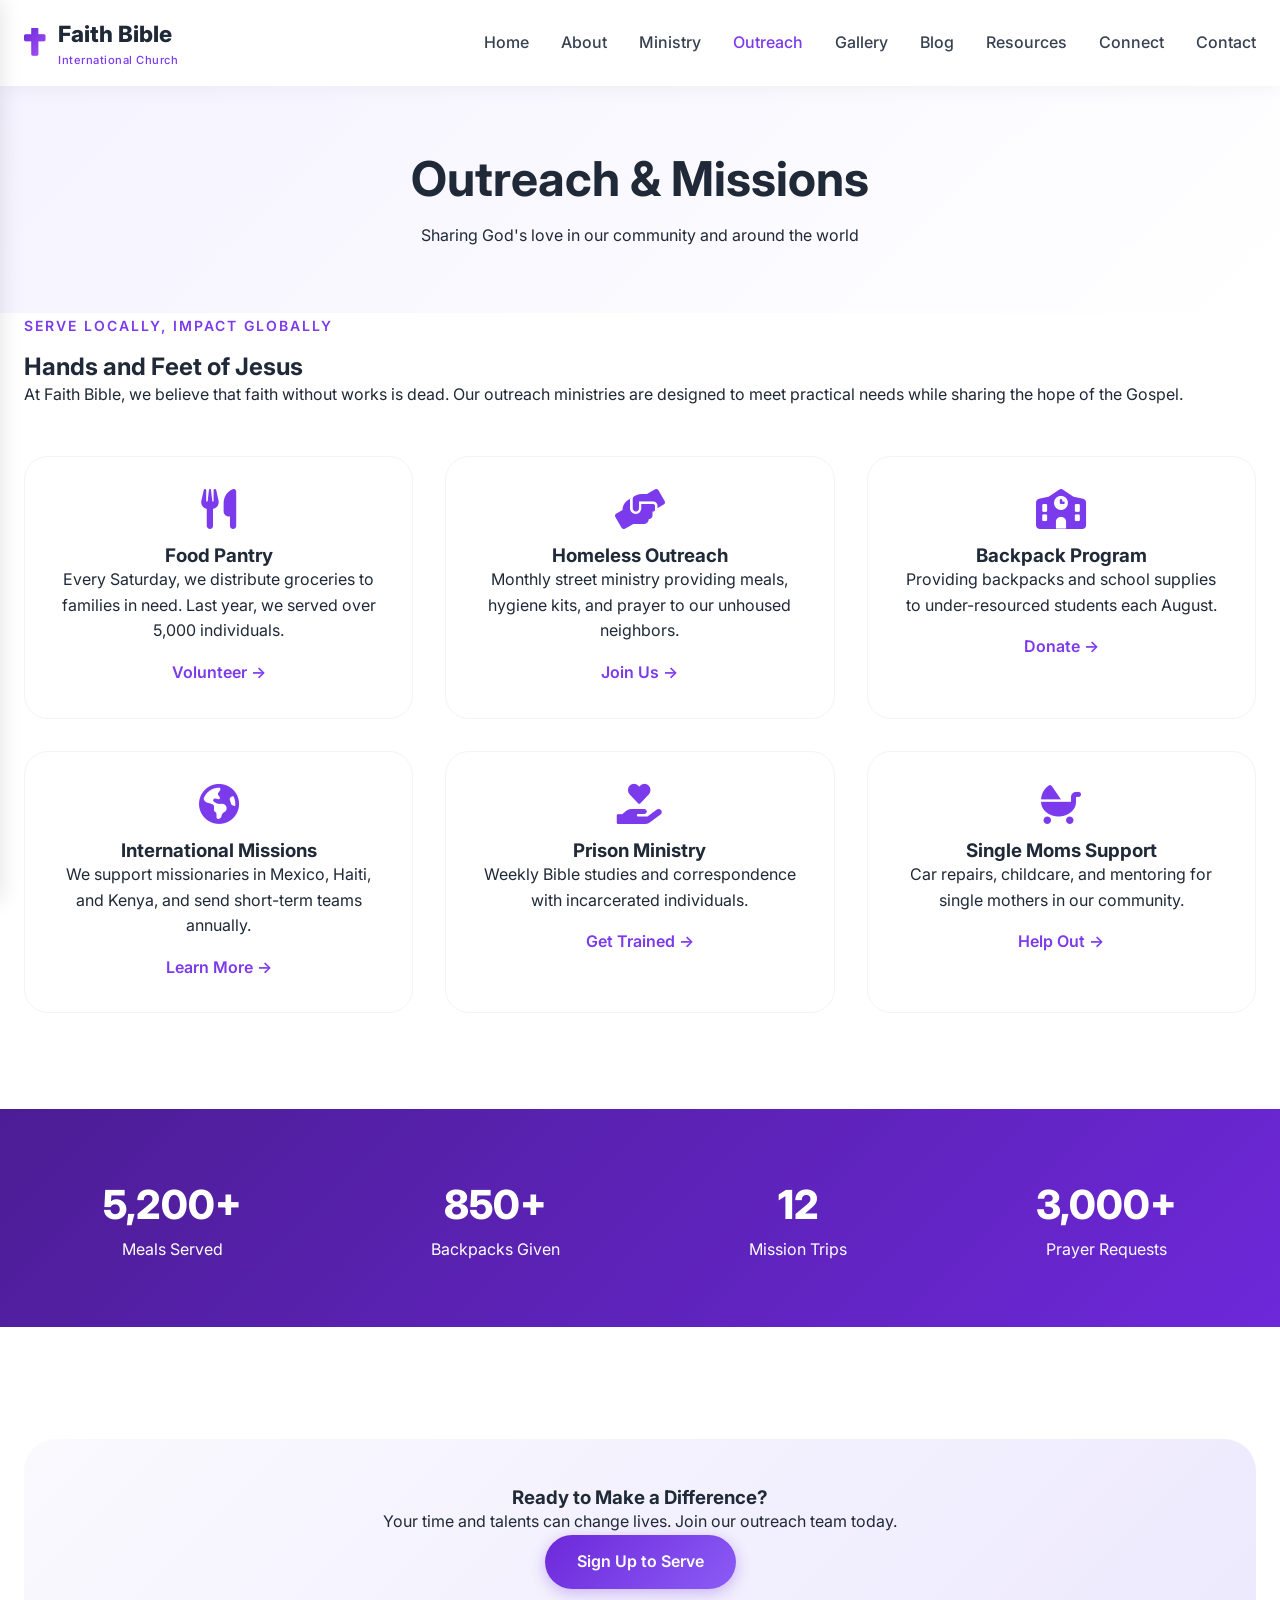
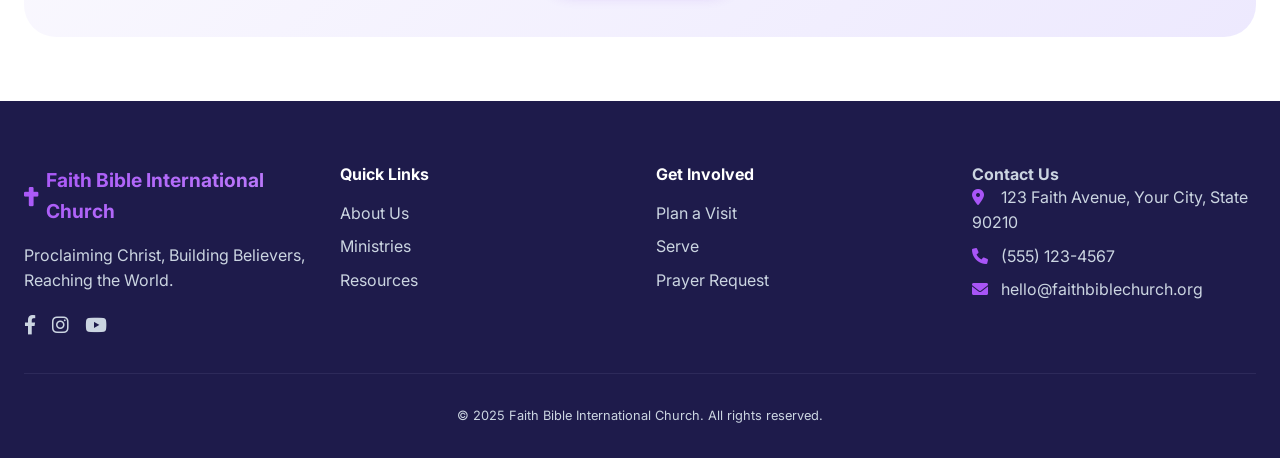
<file: outreach.html>
<!DOCTYPE html>
<html lang="en">
<head>
    <meta charset="UTF-8">
    <meta name="viewport" content="width=device-width, initial-scale=1.0">
    <title>Outreach | Faith Bible International Church</title>
    <link rel="stylesheet" href="styles.css">
    <link href="https://fonts.googleapis.com/css2?family=Inter:wght@300;400;500;600;700;800&display=swap" rel="stylesheet">
    <link rel="stylesheet" href="https://cdnjs.cloudflare.com/ajax/libs/font-awesome/6.0.0-beta3/css/all.min.css">
</head>
<body>

    <div id="mobile-overlay" class="mobile-overlay"></div>
    <div id="mobile-menu" class="mobile-menu">
        <div class="mobile-menu-header"><span class="mobile-logo">Faith Bible</span><button id="close-menu-btn" class="close-menu">&times;</button></div>
        <nav class="mobile-nav">
            <a href="index.html"><i class="fas fa-home"></i> Home</a>
            <a href="about.html"><i class="fas fa-church"></i> About</a>
            <a href="ministry.html"><i class="fas fa-hands-helping"></i> Ministry</a>
            <a href="outreach.html"><i class="fas fa-heart"></i> Outreach</a>
            <a href="gallery.html"><i class="fas fa-images"></i> Gallery</a>
            <a href="blog.html"><i class="fas fa-newspaper"></i> Blog</a>
            <a href="resources.html"><i class="fas fa-download"></i> Resources</a>
            <a href="connect.html"><i class="fas fa-envelope"></i> Connect</a>
            <a href="contact.html"><i class="fas fa-map-marker-alt"></i> Contact</a>
        </nav>
        <div class="mobile-footer"><p>© 2025 Faith Bible International Church</p></div>
    </div>

    <header class="header">
        <div class="container">
            <div class="header-inner">
                <div class="logo"><i class="fas fa-cross"></i><div><span class="logo-title">Faith Bible</span><span class="logo-sub">International Church</span></div></div>
                <nav class="desktop-nav">
                    <a href="index.html">Home</a><a href="about.html">About</a><a href="ministry.html">Ministry</a><a href="outreach.html" class="active">Outreach</a><a href="gallery.html">Gallery</a><a href="blog.html">Blog</a><a href="resources.html">Resources</a><a href="connect.html">Connect</a><a href="contact.html">Contact</a>
                </nav>
                <button id="menu-toggle" class="mobile-toggle"><i class="fas fa-bars"></i></button>
            </div>
        </div>
    </header>

    <section class="page-hero">
        <div class="container">
            <h1>Outreach & Missions</h1>
            <p>Sharing God's love in our community and around the world</p>
        </div>
    </section>

    <section class="outreach-intro">
        <div class="container">
            <div class="outreach-header">
                <span class="section-tag">Serve Locally, Impact Globally</span>
                <h2>Hands and Feet of Jesus</h2>
                <p>At Faith Bible, we believe that faith without works is dead. Our outreach ministries are designed to meet practical needs while sharing the hope of the Gospel.</p>
            </div>
        </div>
    </section>

    <section class="outreach-programs">
        <div class="container">
            <div class="programs-grid">
                <div class="program-card">
                    <i class="fas fa-utensils"></i>
                    <h3>Food Pantry</h3>
                    <p>Every Saturday, we distribute groceries to families in need. Last year, we served over 5,000 individuals.</p>
                    <a href="connect.html" class="card-link">Volunteer →</a>
                </div>
                <div class="program-card">
                    <i class="fas fa-hands-helping"></i>
                    <h3>Homeless Outreach</h3>
                    <p>Monthly street ministry providing meals, hygiene kits, and prayer to our unhoused neighbors.</p>
                    <a href="connect.html" class="card-link">Join Us →</a>
                </div>
                <div class="program-card">
                    <i class="fas fa-school"></i>
                    <h3>Backpack Program</h3>
                    <p>Providing backpacks and school supplies to under-resourced students each August.</p>
                    <a href="connect.html" class="card-link">Donate →</a>
                </div>
                <div class="program-card">
                    <i class="fas fa-globe-americas"></i>
                    <h3>International Missions</h3>
                    <p>We support missionaries in Mexico, Haiti, and Kenya, and send short-term teams annually.</p>
                    <a href="connect.html" class="card-link">Learn More →</a>
                </div>
                <div class="program-card">
                    <i class="fas fa-hand-holding-heart"></i>
                    <h3>Prison Ministry</h3>
                    <p>Weekly Bible studies and correspondence with incarcerated individuals.</p>
                    <a href="connect.html" class="card-link">Get Trained →</a>
                </div>
                <div class="program-card">
                    <i class="fas fa-baby-carriage"></i>
                    <h3>Single Moms Support</h3>
                    <p>Car repairs, childcare, and mentoring for single mothers in our community.</p>
                    <a href="connect.html" class="card-link">Help Out →</a>
                </div>
            </div>
        </div>
    </section>

    <section class="impact-stats">
        <div class="container">
            <div class="stats-grid">
                <div class="stat"><span class="stat-number">5,200+</span><span class="stat-label">Meals Served</span></div>
                <div class="stat"><span class="stat-number">850+</span><span class="stat-label">Backpacks Given</span></div>
                <div class="stat"><span class="stat-number">12</span><span class="stat-label">Mission Trips</span></div>
                <div class="stat"><span class="stat-number">3,000+</span><span class="stat-label">Prayer Requests</span></div>
            </div>
        </div>
    </section>

    <section class="volunteer-cta">
        <div class="container">
            <div class="cta-card">
                <h3>Ready to Make a Difference?</h3>
                <p>Your time and talents can change lives. Join our outreach team today.</p>
                <a href="connect.html" class="btn-primary">Sign Up to Serve</a>
            </div>
        </div>
    </section>

    <footer class="footer">
        <div class="container">
            <div class="footer-grid">
                <div class="footer-about"><div class="footer-logo"><i class="fas fa-cross"></i><span>Faith Bible International Church</span></div><p>Proclaiming Christ, Building Believers, Reaching the World.</p><div class="footer-social"><a href="#"><i class="fab fa-facebook-f"></i></a><a href="#"><i class="fab fa-instagram"></i></a><a href="#"><i class="fab fa-youtube"></i></a></div></div>
                <div class="footer-links"><h4>Quick Links</h4><ul><li><a href="about.html">About Us</a></li><li><a href="ministry.html">Ministries</a></li><li><a href="resources.html">Resources</a></li></ul></div>
                <div class="footer-links"><h4>Get Involved</h4><ul><li><a href="connect.html">Plan a Visit</a></li><li><a href="outreach.html">Serve</a></li><li><a href="connect.html">Prayer Request</a></li></ul></div>
                <div class="footer-contact"><h4>Contact Us</h4><p><i class="fas fa-map-marker-alt"></i> 123 Faith Avenue, Your City, State 90210</p><p><i class="fas fa-phone"></i> (555) 123-4567</p><p><i class="fas fa-envelope"></i> hello@faithbiblechurch.org</p></div>
            </div>
            <div class="footer-bottom"><p>&copy; 2025 Faith Bible International Church. All rights reserved.</p></div>
        </div>
    </footer>

    <script src="script.js"></script>
</body>
</html>
</file>
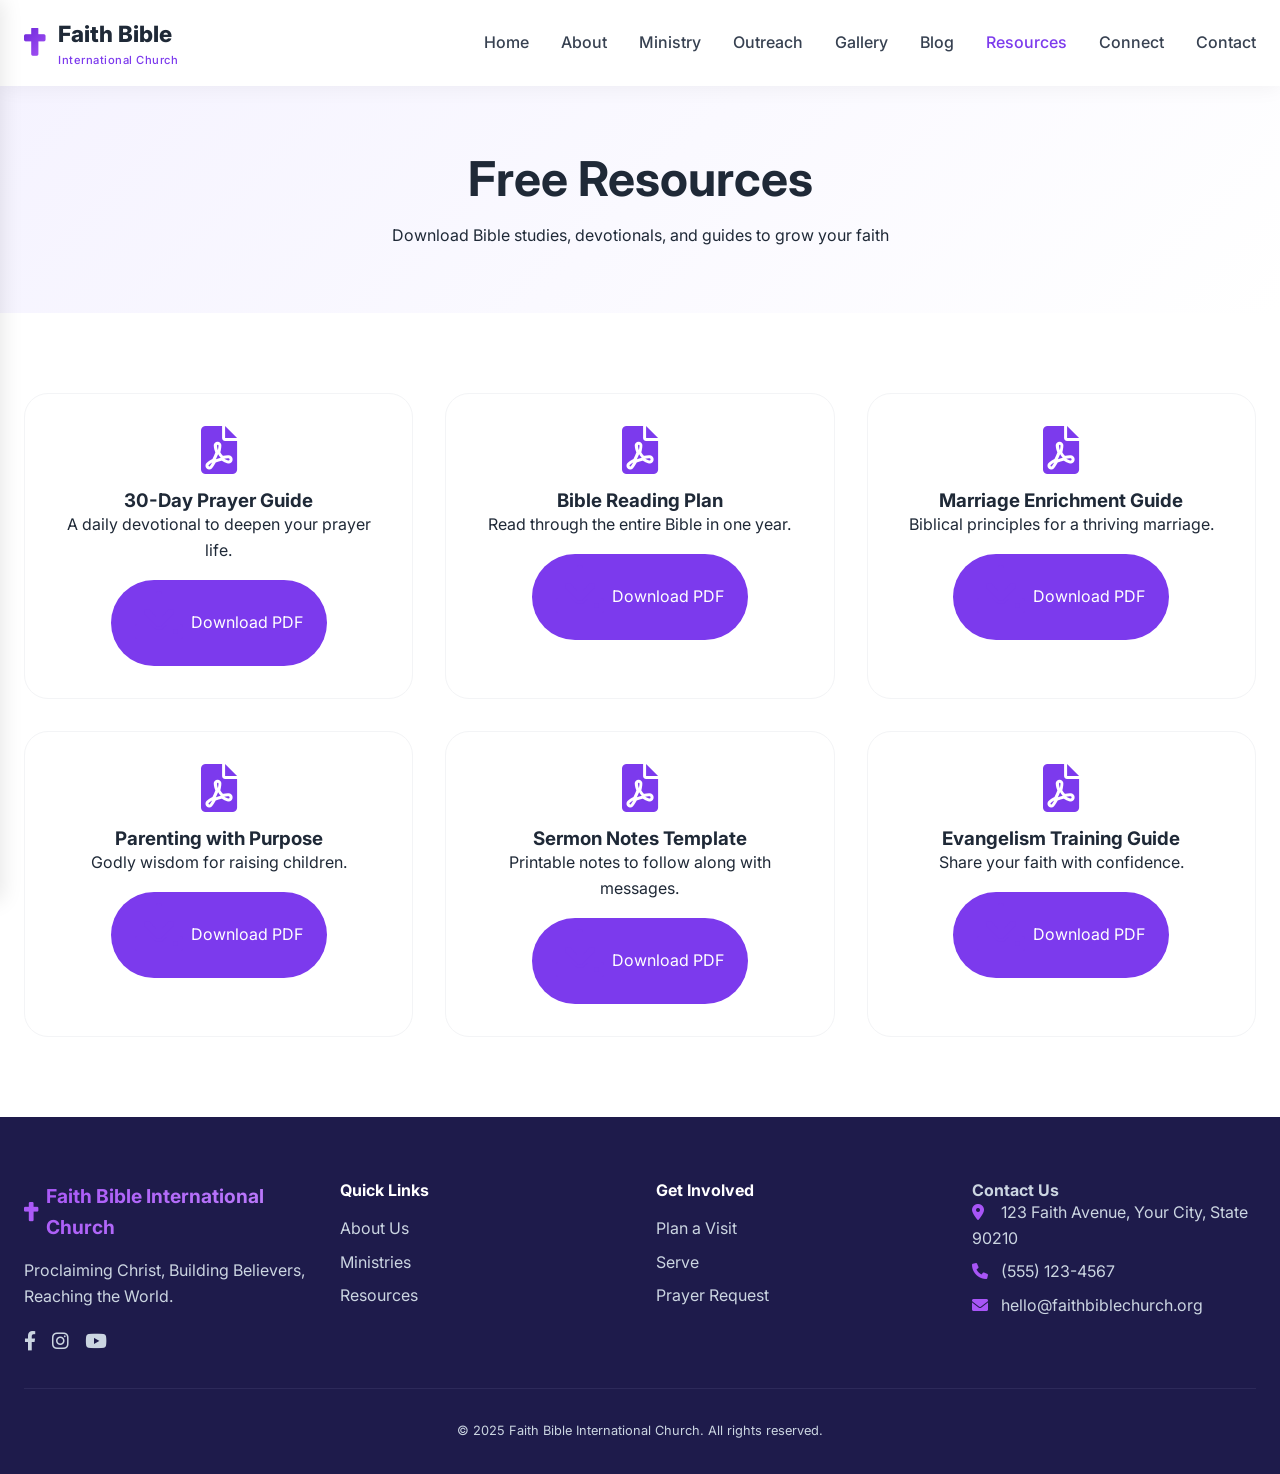
<file: resources.html>
<!DOCTYPE html>
<html lang="en">
<head>
    <meta charset="UTF-8">
    <meta name="viewport" content="width=device-width, initial-scale=1.0">
    <title>Free Resources | Faith Bible International Church</title>
    <link rel="stylesheet" href="styles.css">
    <link href="https://fonts.googleapis.com/css2?family=Inter:wght@300;400;500;600;700;800&display=swap" rel="stylesheet">
    <link rel="stylesheet" href="https://cdnjs.cloudflare.com/ajax/libs/font-awesome/6.0.0-beta3/css/all.min.css">
</head>
<body>

    <div id="mobile-overlay" class="mobile-overlay"></div>
    <div id="mobile-menu" class="mobile-menu">
        <div class="mobile-menu-header"><span class="mobile-logo">Faith Bible</span><button id="close-menu-btn" class="close-menu">&times;</button></div>
        <nav class="mobile-nav">
            <a href="index.html"><i class="fas fa-home"></i> Home</a>
            <a href="about.html"><i class="fas fa-church"></i> About</a>
            <a href="ministry.html"><i class="fas fa-hands-helping"></i> Ministry</a>
            <a href="outreach.html"><i class="fas fa-heart"></i> Outreach</a>
            <a href="gallery.html"><i class="fas fa-images"></i> Gallery</a>
            <a href="blog.html"><i class="fas fa-newspaper"></i> Blog</a>
            <a href="resources.html"><i class="fas fa-download"></i> Resources</a>
            <a href="connect.html"><i class="fas fa-envelope"></i> Connect</a>
            <a href="contact.html"><i class="fas fa-map-marker-alt"></i> Contact</a>
        </nav>
        <div class="mobile-footer"><p>© 2025 Faith Bible International Church</p></div>
    </div>

    <header class="header">
        <div class="container">
            <div class="header-inner">
                <div class="logo"><i class="fas fa-cross"></i><div><span class="logo-title">Faith Bible</span><span class="logo-sub">International Church</span></div></div>
                <nav class="desktop-nav">
                    <a href="index.html">Home</a><a href="about.html">About</a><a href="ministry.html">Ministry</a><a href="outreach.html">Outreach</a><a href="gallery.html">Gallery</a><a href="blog.html">Blog</a><a href="resources.html" class="active">Resources</a><a href="connect.html">Connect</a><a href="contact.html">Contact</a>
                </nav>
                <button id="menu-toggle" class="mobile-toggle"><i class="fas fa-bars"></i></button>
            </div>
        </div>
    </header>

    <section class="page-hero">
        <div class="container">
            <h1>Free Resources</h1>
            <p>Download Bible studies, devotionals, and guides to grow your faith</p>
        </div>
    </section>

    <section class="resources-section">
        <div class="container">
            <div class="resources-grid">
                <div class="resource-card">
                    <i class="fas fa-file-pdf"></i>
                    <h3>30-Day Prayer Guide</h3>
                    <p>A daily devotional to deepen your prayer life.</p>
                    <a href="#" class="btn-download"><i class="fas fa-download"></i> Download PDF</a>
                </div>
                <div class="resource-card">
                    <i class="fas fa-file-pdf"></i>
                    <h3>Bible Reading Plan</h3>
                    <p>Read through the entire Bible in one year.</p>
                    <a href="#" class="btn-download"><i class="fas fa-download"></i> Download PDF</a>
                </div>
                <div class="resource-card">
                    <i class="fas fa-file-pdf"></i>
                    <h3>Marriage Enrichment Guide</h3>
                    <p>Biblical principles for a thriving marriage.</p>
                    <a href="#" class="btn-download"><i class="fas fa-download"></i> Download PDF</a>
                </div>
                <div class="resource-card">
                    <i class="fas fa-file-pdf"></i>
                    <h3>Parenting with Purpose</h3>
                    <p>Godly wisdom for raising children.</p>
                    <a href="#" class="btn-download"><i class="fas fa-download"></i> Download PDF</a>
                </div>
                <div class="resource-card">
                    <i class="fas fa-file-pdf"></i>
                    <h3>Sermon Notes Template</h3>
                    <p>Printable notes to follow along with messages.</p>
                    <a href="#" class="btn-download"><i class="fas fa-download"></i> Download PDF</a>
                </div>
                <div class="resource-card">
                    <i class="fas fa-file-pdf"></i>
                    <h3>Evangelism Training Guide</h3>
                    <p>Share your faith with confidence.</p>
                    <a href="#" class="btn-download"><i class="fas fa-download"></i> Download PDF</a>
                </div>
            </div>
        </div>
    </section>

    <footer class="footer">
        <div class="container">
            <div class="footer-grid">
                <div class="footer-about"><div class="footer-logo"><i class="fas fa-cross"></i><span>Faith Bible International Church</span></div><p>Proclaiming Christ, Building Believers, Reaching the World.</p><div class="footer-social"><a href="#"><i class="fab fa-facebook-f"></i></a><a href="#"><i class="fab fa-instagram"></i></a><a href="#"><i class="fab fa-youtube"></i></a></div></div>
                <div class="footer-links"><h4>Quick Links</h4><ul><li><a href="about.html">About Us</a></li><li><a href="ministry.html">Ministries</a></li><li><a href="resources.html">Resources</a></li></ul></div>
                <div class="footer-links"><h4>Get Involved</h4><ul><li><a href="connect.html">Plan a Visit</a></li><li><a href="outreach.html">Serve</a></li><li><a href="connect.html">Prayer Request</a></li></ul></div>
                <div class="footer-contact"><h4>Contact Us</h4><p><i class="fas fa-map-marker-alt"></i> 123 Faith Avenue, Your City, State 90210</p><p><i class="fas fa-phone"></i> (555) 123-4567</p><p><i class="fas fa-envelope"></i> hello@faithbiblechurch.org</p></div>
            </div>
            <div class="footer-bottom"><p>&copy; 2025 Faith Bible International Church. All rights reserved.</p></div>
        </div>
    </footer>

    <script src="script.js"></script>
</body>
</html>
</file>
<file: styles.css>
/* ===== BASE STYLES - DARKER PURPLE THEME ===== */
* {
    margin: 0;
    padding: 0;
    box-sizing: border-box;
}

body {
    font-family: 'Inter', sans-serif;
    color: #1f2937;
    line-height: 1.6;
    overflow-x: hidden;
    background: #ffffff;
}

.container {
    max-width: 1280px;
    margin: 0 auto;
    padding: 0 24px;
}

/* ===== TYPOGRAPHY ===== */
h1, h2, h3, h4 {
    font-weight: 700;
    line-height: 1.2;
}

.section-tag {
    display: inline-block;
    font-size: 0.875rem;
    text-transform: uppercase;
    letter-spacing: 2px;
    color: #7C3AED;
    font-weight: 600;
    margin-bottom: 1rem;
}

.section-title {
    font-size: 2.5rem;
    margin-bottom: 1rem;
    color: #1f2937;
}

.section-subtitle {
    font-size: 1.125rem;
    color: #6b7280;
    max-width: 700px;
    margin: 0 auto 3rem auto;
    text-align: center;
}

/* ===== HEADER ===== */
.header {
    position: sticky;
    top: 0;
    background: rgba(255, 255, 255, 0.98);
    backdrop-filter: blur(10px);
    box-shadow: 0 2px 20px rgba(0, 0, 0, 0.05);
    z-index: 100;
}

.header-inner {
    display: flex;
    justify-content: space-between;
    align-items: center;
    padding: 1rem 0;
}

.logo {
    display: flex;
    align-items: center;
    gap: 12px;
}

.logo i {
    font-size: 1.8rem;
    background: linear-gradient(135deg, #6D28D9, #A855F7);
    -webkit-background-clip: text;
    background-clip: text;
    color: transparent;
}

.logo-title {
    font-size: 1.4rem;
    font-weight: 800;
    color: #1f2937;
}

.logo-sub {
    font-size: 0.7rem;
    display: block;
    font-weight: 500;
    color: #7C3AED;
    letter-spacing: 0.5px;
}

.desktop-nav {
    display: flex;
    gap: 2rem;
}

.desktop-nav a {
    text-decoration: none;
    color: #374151;
    font-weight: 500;
    transition: color 0.3s;
}

.desktop-nav a:hover,
.desktop-nav a.active {
    color: #7C3AED;
}

.mobile-toggle {
    display: none;
    background: none;
    border: none;
    font-size: 1.5rem;
    cursor: pointer;
    color: #1f2937;
}

/* ===== MOBILE MENU ===== */
.mobile-overlay {
    position: fixed;
    top: 0;
    left: 0;
    width: 100%;
    height: 100%;
    background: rgba(0, 0, 0, 0.5);
    z-index: 200;
    opacity: 0;
    visibility: hidden;
    transition: all 0.3s ease;
}

.mobile-menu {
    position: fixed;
    top: 0;
    left: 0;
    width: 85%;
    max-width: 320px;
    height: 100%;
    background: white;
    z-index: 201;
    transform: translateX(-100%);
    transition: transform 0.3s ease;
    box-shadow: 2px 0 20px rgba(0, 0, 0, 0.1);
    display: flex;
    flex-direction: column;
}

.mobile-menu.open {
    transform: translateX(0);
}

.mobile-overlay.open {
    opacity: 1;
    visibility: visible;
}

.mobile-menu-header {
    display: flex;
    justify-content: space-between;
    align-items: center;
    padding: 1.5rem;
    border-bottom: 1px solid #f3f4f6;
}

.mobile-logo {
    font-size: 1.3rem;
    font-weight: 800;
    color: #7C3AED;
}

.close-menu {
    background: none;
    border: none;
    font-size: 1.8rem;
    cursor: pointer;
    color: #6b7280;
}

.mobile-nav {
    display: flex;
    flex-direction: column;
    padding: 1.5rem;
    gap: 1rem;
    flex: 1;
}

.mobile-nav a {
    text-decoration: none;
    color: #374151;
    font-size: 1.1rem;
    padding: 0.5rem 0;
    display: flex;
    align-items: center;
    gap: 12px;
    transition: color 0.3s;
}

.mobile-nav a i {
    width: 24px;
    color: #7C3AED;
}

.mobile-nav a:hover {
    color: #7C3AED;
}

.mobile-footer {
    padding: 1.5rem;
    text-align: center;
    font-size: 0.75rem;
    color: #9ca3af;
    border-top: 1px solid #f3f4f6;
}

/* ===== HERO SECTION ===== */
.hero {
    position: relative;
    min-height: 90vh;
    display: flex;
    align-items: center;
    justify-content: center;
    text-align: center;
    background: linear-gradient(135deg, #F5F3FF 0%, #ffffff 100%);
    overflow: hidden;
}

.hero-bg {
    position: absolute;
    top: 0;
    left: 0;
    width: 100%;
    height: 100%;
    background-image: url('data:image/svg+xml;utf8,<svg xmlns="http://www.w3.org/2000/svg" viewBox="0 0 1440 320"><path fill="%238B5CF6" fill-opacity="0.05" d="M0,256L48,240C96,224,192,192,288,186.7C384,181,480,203,576,208C672,213,768,203,864,186.7C960,171,1056,149,1152,149.3C1248,149,1344,171,1392,181.3L1440,192L1440,320L1392,320C1344,320,1248,320,1152,320C1056,320,960,320,864,320C768,320,672,320,576,320C480,320,384,320,288,320C192,320,96,320,48,320L0,320Z"></path></svg>');
    background-repeat: no-repeat;
    background-position: bottom;
    background-size: cover;
    opacity: 0.6;
}

.hero-overlay {
    position: absolute;
    top: 0;
    left: 0;
    width: 100%;
    height: 100%;
    background: radial-gradient(circle at 70% 30%, rgba(139, 92, 246, 0.05), rgba(255,255,255,0.95));
}

.hero-content {
    position: relative;
    z-index: 2;
    max-width: 900px;
    margin: 0 auto;
    padding: 0 20px;
}

.hero-badge {
    display: inline-block;
    background: rgba(124, 58, 237, 0.1);
    padding: 0.5rem 1.5rem;
    border-radius: 40px;
    font-size: 0.9rem;
    font-weight: 600;
    color: #7C3AED;
    margin-bottom: 1.5rem;
}

.hero-title {
    font-size: 3.5rem;
    font-weight: 800;
    margin-bottom: 1.5rem;
    line-height: 1.2;
}

.hero-title .highlight {
    background: linear-gradient(135deg, #6D28D9, #A855F7);
    -webkit-background-clip: text;
    background-clip: text;
    color: transparent;
    display: inline-block;
}

.hero-subtitle {
    font-size: 1.25rem;
    color: #4b5563;
    margin-bottom: 2rem;
    max-width: 700px;
    margin-left: auto;
    margin-right: auto;
}

.hero-buttons {
    display: flex;
    gap: 1rem;
    justify-content: center;
    flex-wrap: wrap;
}

.btn-primary {
    display: inline-block;
    background: linear-gradient(135deg, #6D28D9, #8B5CF6);
    color: white;
    padding: 0.9rem 2rem;
    border-radius: 50px;
    text-decoration: none;
    font-weight: 600;
    transition: all 0.3s;
    box-shadow: 0 4px 15px rgba(109, 40, 217, 0.3);
}

.btn-primary:hover {
    transform: translateY(-2px);
    box-shadow: 0 8px 25px rgba(109, 40, 217, 0.4);
}

.btn-outline {
    display: inline-block;
    background: transparent;
    color: #6D28D9;
    padding: 0.9rem 2rem;
    border-radius: 50px;
    text-decoration: none;
    font-weight: 600;
    border: 2px solid #6D28D9;
    transition: all 0.3s;
}

.btn-outline:hover {
    background: #6D28D9;
    color: white;
}

.btn-secondary {
    display: inline-block;
    background: transparent;
    color: #7C3AED;
    padding: 0.8rem 1.8rem;
    border-radius: 50px;
    text-decoration: none;
    font-weight: 600;
    border: 2px solid #7C3AED;
    transition: all 0.3s;
    margin-top: 1rem;
}

.btn-secondary:hover {
    background: #7C3AED;
    color: white;
}

.hero-scroll {
    position: absolute;
    bottom: 2rem;
    left: 50%;
    transform: translateX(-50%);
    text-align: center;
    font-size: 0.8rem;
    color: #7C3AED;
    opacity: 0.7;
    animation: bounce 2s infinite;
}

@keyframes bounce {
    0%, 100% { transform: translateX(-50%) translateY(0); }
    50% { transform: translateX(-50%) translateY(10px); }
}

/* ===== ANIMATIONS ===== */
.animate-fade-up {
    opacity: 0;
    transform: translateY(30px);
    animation: fadeUp 0.8s ease forwards;
}

.delay-1 { animation-delay: 0.2s; }
.delay-2 { animation-delay: 0.4s; }

@keyframes fadeUp {
    to {
        opacity: 1;
        transform: translateY(0);
    }
}

/* ===== WELCOME SECTION ===== */
.welcome {
    padding: 5rem 0;
    background: white;
}

.welcome-grid {
    display: grid;
    grid-template-columns: 1fr 1fr;
    gap: 4rem;
    align-items: center;
}

.welcome-content .section-title {
    font-size: 2.2rem;
    margin-bottom: 1.5rem;
}

.features-list {
    display: grid;
    grid-template-columns: 1fr 1fr;
    gap: 1rem;
    margin: 2rem 0;
}

.features-list div {
    display: flex;
    align-items: center;
    gap: 0.75rem;
}

.features-list i {
    color: #7C3AED;
}

.welcome-image .image-placeholder {
    background: linear-gradient(135deg, #F5F3FF, #EDE9FE);
    border-radius: 2rem;
    height: 400px;
    display: flex;
    flex-direction: column;
    align-items: center;
    justify-content: center;
    box-shadow: 0 20px 40px rgba(0, 0, 0, 0.05);
}

.image-placeholder i {
    font-size: 5rem;
    color: #8B5CF6;
    margin-bottom: 1rem;
}

/* ===== CARDS ===== */
.ministries-preview {
    padding: 5rem 0;
    background: #FAF9FE;
}

.cards-grid {
    display: grid;
    grid-template-columns: repeat(auto-fit, minmax(280px, 1fr));
    gap: 2rem;
}

.card {
    background: white;
    padding: 2rem;
    border-radius: 1.5rem;
    text-align: center;
    transition: all 0.3s;
    box-shadow: 0 5px 20px rgba(0, 0, 0, 0.03);
    border: 1px solid rgba(139, 92, 246, 0.1);
}

.card:hover {
    transform: translateY(-5px);
    box-shadow: 0 20px 35px rgba(109, 40, 217, 0.08);
    border-color: rgba(139, 92, 246, 0.2);
}

.card-icon {
    font-size: 2.5rem;
    color: #7C3AED;
    margin-bottom: 1rem;
}

.card h3 {
    margin-bottom: 0.75rem;
}

.card-link {
    display: inline-block;
    margin-top: 1rem;
    color: #7C3AED;
    text-decoration: none;
    font-weight: 600;
}

/* ===== SERMONS ===== */
.sermons {
    padding: 5rem 0;
    background: white;
}

.video-container {
    position: relative;
    padding-bottom: 56.25%;
    height: 0;
    overflow: hidden;
    border-radius: 1.5rem;
    box-shadow: 0 20px 40px rgba(0, 0, 0, 0.1);
    margin-bottom: 2rem;
}

.video-container iframe {
    position: absolute;
    top: 0;
    left: 0;
    width: 100%;
    height: 100%;
    border: none;
}

.social-links {
    display: flex;
    justify-content: center;
    gap: 1rem;
}

.social-icon {
    display: inline-flex;
    align-items: center;
    gap: 0.5rem;
    padding: 0.75rem 1.5rem;
    border-radius: 50px;
    text-decoration: none;
    font-weight: 600;
}

.social-icon.youtube {
    background: #ff0000;
    color: white;
}

.social-icon.podcast {
    background: #1f2937;
    color: white;
}

/* ===== SERVICE TIMES ===== */
.service-times {
    padding: 5rem 0;
    background: #FAF9FE;
}

.times-card {
    background: white;
    padding: 3rem;
    border-radius: 2rem;
    text-align: center;
    box-shadow: 0 10px 30px rgba(0, 0, 0, 0.05);
}

.times-icon {
    font-size: 3rem;
    color: #7C3AED;
    margin-bottom: 1rem;
}

.times-grid {
    display: flex;
    justify-content: center;
    gap: 3rem;
    margin: 2rem 0;
    flex-wrap: wrap;
}

.btn-outline-light {
    display: inline-block;
    background: transparent;
    color: #7C3AED;
    padding: 0.8rem 2rem;
    border-radius: 50px;
    text-decoration: none;
    font-weight: 600;
    border: 2px solid #7C3AED;
}

.btn-outline-light:hover {
    background: #7C3AED;
    color: white;
}

/* ===== PAGE HERO ===== */
.page-hero {
    background: linear-gradient(135deg, #F5F3FF, #ffffff);
    padding: 4rem 0;
    text-align: center;
}

.page-hero h1 {
    font-size: 3rem;
    margin-bottom: 1rem;
}

/* ===== STORY SECTION (ABOUT PAGE) ===== */
.story-section {
    padding: 5rem 0;
    background: white;
}

.story-grid {
    display: grid;
    grid-template-columns: 1fr 1fr;
    gap: 4rem;
    align-items: center;
}

.story-content h2 {
    font-size: 2.5rem;
    margin-bottom: 1.5rem;
}

.story-content p {
    margin-bottom: 1rem;
    color: #4b5563;
}

/* ===== MISSION SECTION (ABOUT PAGE) ===== */
.mission-section {
    padding: 5rem 0;
    background: #FAF9FE;
}

.mission-grid {
    display: grid;
    grid-template-columns: repeat(auto-fit, minmax(280px, 1fr));
    gap: 2rem;
}

.mission-card {
    background: white;
    padding: 2rem;
    border-radius: 1.5rem;
    text-align: center;
    box-shadow: 0 5px 20px rgba(0, 0, 0, 0.03);
    border: 1px solid rgba(139, 92, 246, 0.1);
}

.mission-card i {
    font-size: 2.5rem;
    color: #7C3AED;
    margin-bottom: 1rem;
}

.mission-card h3 {
    margin-bottom: 0.75rem;
}

/* ===== BELIEFS SECTION (ABOUT PAGE) ===== */
.beliefs-section {
    padding: 5rem 0;
    background: white;
    text-align: center;
}

.beliefs-grid {
    display: grid;
    grid-template-columns: repeat(auto-fit, minmax(250px, 1fr));
    gap: 2rem;
    margin-top: 2rem;
}

.belief-item {
    padding: 1.5rem;
    background: #FAF9FE;
    border-radius: 1rem;
}

.belief-item h4 {
    color: #6D28D9;
    margin-bottom: 0.5rem;
}

/* ===== LEADERSHIP SECTION (ABOUT PAGE) ===== */
.leadership-section {
    padding: 5rem 0;
    background: #FAF9FE;
    text-align: center;
}

.leadership-grid {
    display: grid;
    grid-template-columns: repeat(auto-fit, minmax(250px, 1fr));
    gap: 2rem;
    margin-top: 2rem;
}

.leader-card {
    background: white;
    padding: 2rem;
    border-radius: 1.5rem;
    box-shadow: 0 5px 20px rgba(0, 0, 0, 0.03);
}

.leader-avatar i {
    font-size: 5rem;
    color: #7C3AED;
    margin-bottom: 1rem;
}

.leader-card h4 {
    margin-bottom: 0.25rem;
}

.leader-card p {
    color: #6b7280;
}

/* ===== COURSES PAGE ===== */
.courses-intro {
    padding: 3rem 0;
}

.intro-card {
    background: linear-gradient(135deg, #EDE9FE, #F5F3FF);
    padding: 2.5rem;
    border-radius: 2rem;
    text-align: center;
}

.intro-card i {
    font-size: 3rem;
    color: #6D28D9;
    margin-bottom: 1rem;
}

.intro-card h2 {
    margin-bottom: 1rem;
}

.featured-courses {
    padding: 3rem 0 5rem;
}

.courses-grid {
    display: grid;
    grid-template-columns: repeat(auto-fill, minmax(320px, 1fr));
    gap: 2rem;
}

.course-card {
    background: white;
    border-radius: 1.5rem;
    padding: 1.8rem;
    position: relative;
    transition: all 0.3s;
    border: 1px solid #f3f4f6;
    box-shadow: 0 5px 15px rgba(0, 0, 0, 0.03);
}

.course-card:hover {
    transform: translateY(-5px);
    box-shadow: 0 20px 35px rgba(109, 40, 217, 0.1);
    border-color: #C4B5FD;
}

.course-badge {
    position: absolute;
    top: 1rem;
    right: 1rem;
    background: linear-gradient(135deg, #6D28D9, #8B5CF6);
    color: white;
    padding: 0.25rem 0.75rem;
    border-radius: 50px;
    font-size: 0.7rem;
    font-weight: 600;
}

.course-icon {
    font-size: 2.5rem;
    color: #7C3AED;
    margin-bottom: 1rem;
}

.course-card h3 {
    font-size: 1.3rem;
    margin-bottom: 0.75rem;
}

.course-meta {
    display: flex;
    gap: 1rem;
    margin: 1rem 0;
    font-size: 0.8rem;
    color: #6b7280;
}

.course-meta i {
    margin-right: 0.25rem;
    color: #7C3AED;
}

.btn-course {
    display: inline-block;
    background: transparent;
    color: #6D28D9;
    text-decoration: none;
    font-weight: 600;
    padding: 0.5rem 0;
    transition: all 0.3s;
    border-bottom: 2px solid #C4B5FD;
}

.btn-course:hover {
    color: #4C1D95;
    border-bottom-color: #6D28D9;
}

/* ===== WHY COURSES SECTION ===== */
.why-courses {
    padding: 5rem 0;
    background: white;
    text-align: center;
}

.why-courses h2 {
    margin-bottom: 3rem;
}

.benefits-grid {
    display: grid;
    grid-template-columns: repeat(auto-fit, minmax(220px, 1fr));
    gap: 2rem;
}

.benefit {
    padding: 1.5rem;
}

.benefit i {
    font-size: 2.5rem;
    color: #7C3AED;
    margin-bottom: 1rem;
}

.benefit h3 {
    margin-bottom: 0.5rem;
}

/* ===== COURSES CTA ===== */
.courses-cta {
    padding: 4rem 0;
}

.cta-purple-card {
    background: linear-gradient(135deg, #4C1D95, #7C3AED);
    padding: 3rem;
    border-radius: 2rem;
    text-align: center;
    color: white;
}

.cta-purple-card i {
    font-size: 3rem;
    margin-bottom: 1rem;
}

.cta-purple-card h3 {
    margin-bottom: 0.5rem;
}

.newsletter-form {
    display: flex;
    gap: 1rem;
    justify-content: center;
    margin-top: 2rem;
    flex-wrap: wrap;
}

.newsletter-form input {
    padding: 0.8rem 1.5rem;
    border-radius: 50px;
    border: none;
    width: 280px;
    font-size: 1rem;
}

.newsletter-form input:focus {
    outline: none;
    box-shadow: 0 0 0 3px rgba(255,255,255,0.3);
}

.btn-subscribe {
    background: white;
    color: #6D28D9;
    border: none;
    padding: 0.8rem 2rem;
    border-radius: 50px;
    font-weight: 600;
    cursor: pointer;
    transition: all 0.3s;
}

.btn-subscribe:hover {
    transform: scale(1.02);
    box-shadow: 0 5px 15px rgba(0,0,0,0.2);
}

/* ===== MINISTRY DETAILED ===== */
.ministries-full {
    padding: 5rem 0;
}

.ministry-detailed {
    display: flex;
    flex-direction: column;
    gap: 2rem;
}

.ministry-item {
    display: flex;
    gap: 1.5rem;
    padding: 2rem;
    background: white;
    border-radius: 1.5rem;
    box-shadow: 0 5px 20px rgba(0, 0, 0, 0.03);
    border: 1px solid #f3f4f6;
}

.ministry-icon {
    font-size: 2.5rem;
    color: #7C3AED;
}

.ministry-info h3 {
    margin-bottom: 0.5rem;
}

.btn-small {
    display: inline-block;
    margin-top: 1rem;
    color: #7C3AED;
    text-decoration: none;
    font-weight: 600;
}

/* ===== OUTREACH PROGRAMS ===== */
.outreach-programs {
    padding: 3rem 0;
}

.programs-grid {
    display: grid;
    grid-template-columns: repeat(auto-fit, minmax(300px, 1fr));
    gap: 2rem;
}

.program-card {
    background: white;
    padding: 2rem;
    border-radius: 1.5rem;
    text-align: center;
    border: 1px solid #f3f4f6;
    transition: all 0.3s;
}

.program-card i {
    font-size: 2.5rem;
    color: #7C3AED;
    margin-bottom: 1rem;
}

.impact-stats {
    background: linear-gradient(135deg, #4C1D95, #6D28D9);
    color: white;
    padding: 4rem 0;
    margin: 3rem 0;
}

.stats-grid {
    display: flex;
    justify-content: space-around;
    flex-wrap: wrap;
    gap: 2rem;
    text-align: center;
}

.stat-number {
    display: block;
    font-size: 2.5rem;
    font-weight: 800;
}

.volunteer-cta {
    padding: 4rem 0;
}

.cta-card {
    background: linear-gradient(135deg, #FAF9FE, #EDE9FE);
    padding: 3rem;
    border-radius: 2rem;
    text-align: center;
}

/* ===== GALLERY ===== */
.gallery-section {
    padding: 5rem 0;
}

.gallery-grid {
    display: grid;
    grid-template-columns: repeat(auto-fill, minmax(300px, 1fr));
    gap: 1.5rem;
}

.gallery-item {
    position: relative;
    overflow: hidden;
    border-radius: 1rem;
    cursor: pointer;
}

.gallery-item img {
    width: 100%;
    height: 280px;
    object-fit: cover;
    transition: transform 0.4s;
}

.gallery-item:hover img {
    transform: scale(1.05);
}

.gallery-caption {
    position: absolute;
    bottom: 0;
    left: 0;
    right: 0;
    background: linear-gradient(transparent, rgba(0,0,0,0.7));
    color: white;
    padding: 1rem;
    text-align: center;
}

/* ===== BLOG ===== */
.blog-section {
    padding: 5rem 0;
}

.blog-grid {
    display: grid;
    grid-template-columns: repeat(auto-fill, minmax(350px, 1fr));
    gap: 2rem;
}

.blog-post {
    background: white;
    border-radius: 1rem;
    overflow: hidden;
    box-shadow: 0 5px 20px rgba(0, 0, 0, 0.05);
    transition: all 0.3s;
}

.blog-post:hover {
    transform: translateY(-5px);
    box-shadow: 0 15px 35px rgba(109, 40, 217, 0.1);
}

.blog-image img {
    width: 100%;
    height: 220px;
    object-fit: cover;
}

.blog-content {
    padding: 1.5rem;
}

.blog-meta {
    font-size: 0.8rem;
    color: #9ca3af;
    margin-bottom: 0.5rem;
}

.read-more {
    display: inline-block;
    margin-top: 1rem;
    color: #7C3AED;
    text-decoration: none;
    font-weight: 600;
}

/* ===== RESOURCES ===== */
.resources-section {
    padding: 5rem 0;
}

.resources-grid {
    display: grid;
    grid-template-columns: repeat(auto-fill, minmax(300px, 1fr));
    gap: 2rem;
}

.resource-card {
    background: white;
    padding: 2rem;
    border-radius: 1.5rem;
    text-align: center;
    border: 1px solid #f3f4f6;
}

.resource-card i {
    font-size: 3rem;
    color: #7C3AED;
    margin-bottom: 1rem;
}

.btn-download {
    display: inline-flex;
    align-items: center;
    gap: 0.5rem;
    background: #7C3AED;
    color: white;
    padding: 0.7rem 1.5rem;
    border-radius: 50px;
    text-decoration: none;
    margin-top: 1rem;
    transition: all 0.3s;
}

.btn-download:hover {
    background: #6D28D9;
}

/* ===== CONNECT PAGE ===== */
.connect-section {
    padding: 5rem 0;
}

.connect-grid {
    display: grid;
    grid-template-columns: 1fr 1.5fr;
    gap: 3rem;
}

.connect-info h2 {
    margin-bottom: 1rem;
}

.connect-details {
    margin: 2rem 0;
    display: flex;
    flex-direction: column;
    gap: 1rem;
}

.connect-details i {
    width: 30px;
    color: #7C3AED;
}

.connect-form {
    background: #FAF9FE;
    padding: 2rem;
    border-radius: 1.5rem;
}

.connect-form iframe {
    border-radius: 1rem;
    width: 100%;
    min-height: 500px;
}

.prayer-section {
    padding: 3rem 0 5rem;
}

.prayer-card {
    background: linear-gradient(135deg, #4C1D95, #7C3AED);
    color: white;
    padding: 3rem;
    border-radius: 2rem;
    text-align: center;
}

.prayer-card i {
    font-size: 3rem;
    margin-bottom: 1rem;
}

.prayer-card .btn-primary {
    background: white;
    color: #6D28D9;
    margin-top: 1rem;
    display: inline-block;
}

/* ===== CONTACT PAGE ===== */
.contact-section {
    padding: 5rem 0;
}

.contact-grid {
    display: grid;
    grid-template-columns: 1fr 1.2fr;
    gap: 3rem;
}

.map-container {
    height: 400px;
    border-radius: 1.5rem;
    overflow: hidden;
    box-shadow: 0 10px 30px rgba(0, 0, 0, 0.1);
}

.address-block {
    display: flex;
    gap: 1rem;
    margin: 1.5rem 0;
}

.address-block i {
    font-size: 1.5rem;
    color: #7C3AED;
}

.contact-details p {
    margin: 0.75rem 0;
}

.contact-details i {
    width: 30px;
    color: #7C3AED;
}

.hours, .service-hours {
    margin-top: 1.5rem;
}

/* ===== FOOTER ===== */
.footer {
    background: #1E1B4B;
    color: #cbd5e1;
    padding: 4rem 0 2rem;
}

.footer-grid {
    display: grid;
    grid-template-columns: repeat(auto-fit, minmax(200px, 1fr));
    gap: 2rem;
    margin-bottom: 2rem;
}

.footer-logo {
    display: flex;
    align-items: center;
    gap: 0.5rem;
    font-size: 1.2rem;
    font-weight: 700;
    background: linear-gradient(135deg, #A855F7, #C084FC);
    -webkit-background-clip: text;
    background-clip: text;
    color: transparent;
    margin-bottom: 1rem;
}

.footer-social {
    display: flex;
    gap: 1rem;
    margin-top: 1rem;
}

.footer-social a {
    color: #cbd5e1;
    font-size: 1.2rem;
    transition: color 0.3s;
}

.footer-social a:hover {
    color: #A855F7;
}

.footer-links h4 {
    color: white;
    margin-bottom: 1rem;
}

.footer-links ul {
    list-style: none;
}

.footer-links li {
    margin-bottom: 0.5rem;
}

.footer-links a {
    color: #cbd5e1;
    text-decoration: none;
    transition: color 0.3s;
}

.footer-links a:hover {
    color: #A855F7;
}

.footer-contact p {
    margin-bottom: 0.5rem;
}

.footer-contact i {
    width: 25px;
    color: #A855F7;
}

.footer-bottom {
    text-align: center;
    padding-top: 2rem;
    border-top: 1px solid #2d2a5a;
    font-size: 0.8rem;
}

/* ===== RESPONSIVE ===== */
@media (max-width: 992px) {
    .hero-title {
        font-size: 2.5rem;
    }
    .welcome-grid,
    .contact-grid,
    .connect-grid,
    .story-grid {
        grid-template-columns: 1fr;
        gap: 2rem;
    }
    .desktop-nav {
        display: none;
    }
    .mobile-toggle {
        display: block;
    }
    .section-title {
        font-size: 2rem;
    }
}

@media (max-width: 768px) {
    .hero-title {
        font-size: 2rem;
    }
    .hero-subtitle {
        font-size: 1rem;
    }
    .times-grid {
        flex-direction: column;
        gap: 1rem;
    }
    .ministry-item {
        flex-direction: column;
        text-align: center;
    }
    .gallery-grid {
        grid-template-columns: 1fr;
    }
    .blog-grid {
        grid-template-columns: 1fr;
    }
    .courses-grid {
        grid-template-columns: 1fr;
    }
    .beliefs-grid {
        grid-template-columns: 1fr;
    }
    .leadership-grid {
        grid-template-columns: 1fr;
    }
}

@media (max-width: 480px) {
    .hero-buttons {
        flex-direction: column;
        align-items: center;
    }
    .btn-primary, .btn-outline {
        width: 100%;
        text-align: center;
    }
    .newsletter-form {
        flex-direction: column;
        align-items: center;
    }
    .newsletter-form input {
        width: 100%;
    }
}
</file>
